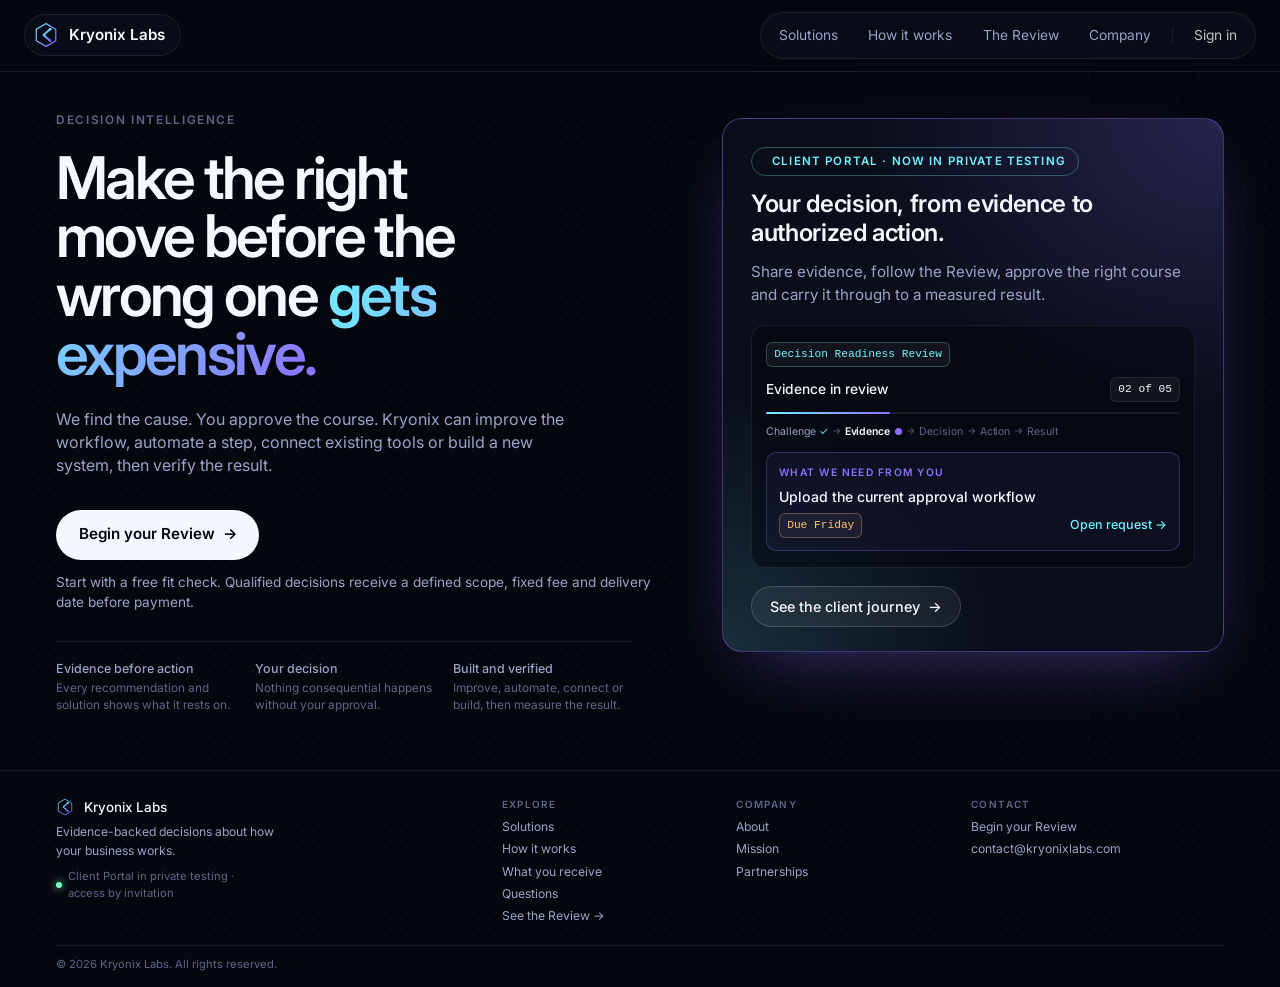
<file: index.html>
<!doctype html>
<html lang="en" class="no-js">
<head>
  <meta charset="utf-8">
  <meta name="viewport" content="width=device-width, initial-scale=1">
  <title>Kryonix Labs | Decision Intelligence</title>
  <meta name="description" content="Make the right move before the wrong one gets expensive. Kryonix Labs is a decision-intelligence company: evidence-backed decisions, verified outcomes.">
  <meta property="og:title" content="Kryonix Labs | Decision Intelligence">
  <meta property="og:description" content="Make the right move before the wrong one gets expensive. Kryonix Labs is a decision-intelligence company: evidence-backed decisions, verified outcomes.">
  <meta property="og:type" content="website">
  <meta property="og:url" content="https://kryonixlabs.com/">
  <link rel="canonical" href="https://kryonixlabs.com/">
  <meta name="theme-color" content="#05070E">
  <link rel="icon" href="brand/logo.svg" type="image/svg+xml">
  <link rel="preconnect" href="https://fonts.googleapis.com">
  <link href="https://fonts.googleapis.com/css2?family=Inter:wght@400;500;600;700&display=swap" rel="stylesheet">
  <link rel="stylesheet" href="site.css?v=25ec9e6b32">
  <script>document.documentElement.className = "js";</script>
</head>
<body>
  <a class="skip" href="#main">Skip to content</a>
  <header class="top">
    <a class="brand" href="index.html"><img src="brand/logo.svg" alt="" width="26" height="26">Kryonix Labs</a>
    <nav class="nav" aria-label="Main"><a href="solve.html">Solutions</a><a href="intelligence.html">How it works</a><a href="review.html">The Review</a><a href="company.html">Company</a><span class="nsep" aria-hidden="true"></span><a class="signin" href="/portal/" rel="nofollow">Sign in</a></nav>
  </header>
  <main id="main">
    <section class="screen"><div class="w">
      <div class="hero2">
        <div>
          <p class="k">Decision intelligence</p>
          <h1 class="display hero-h">Make the right move before the wrong one <span class="grad">gets expensive.</span></h1>
          <p class="say lead">We find the cause. You approve the course. Kryonix can improve the workflow, automate a step, connect existing tools or build a new system, then verify the result.</p>
          <div class="hero-cta"><a class="pill solid" href="contact.html">Begin your Review <span aria-hidden="true">→</span></a></div>
          <p class="hero-note">Start with a free fit check. Qualified decisions receive a defined scope, fixed fee and delivery date before payment.</p>
          <ul class="hero-pts"><li><b>Evidence before action</b>Every recommendation and solution shows what it rests on.</li><li><b>Your decision</b>Nothing consequential happens without your approval.</li><li><b>Built and verified</b>Improve, automate, connect or build, then measure the result.</li></ul>
        </div>
        <div class="solve">
          <a class="ad" href="review.html">
            <span class="ad-badge"><span class="live"></span>Client Portal · now in private testing</span>
            <b>Your decision, from evidence to authorized action.</b>
            <i>Share evidence, follow the Review, approve the right course and carry it through to a measured result.</i>
            <span class="pv" role="img" aria-label="Example Portal view: Decision Readiness Review, assessment in progress, stage 3 of 5. Current request: upload the current approval workflow, due Friday.">
              <span class="pv-row"><code class="pv-tag">Decision Readiness Review</code></span>
              <span class="pv-row pv-status"><span>Evidence in review</span><code>02 of 05</code></span>
              <span class="pv-line"><span class="pv-fill"></span></span>
              <span class="pv-steps"><span class="pv-done">Challenge <em>✓</em></span><span class="arr">→</span><span class="pv-now">Evidence <em class="dot"></em></span><span class="arr">→</span><span>Decision</span><span class="arr">→</span><span>Action</span><span class="arr">→</span><span>Result</span></span>
              <span class="pv-task"><span class="pv-k">What we need from you</span><span class="pv-t">Upload the current approval workflow</span><span class="pv-row"><code>Due Friday</code><span class="pv-open">Open request →</span></span></span>
            </span>
            <span class="ad-cta">See the client journey <span>→</span></span>
          </a>
        </div>
      </div>
    </div></section>
  </main>
  <footer>
    <div class="ftop">
      <div class="fbrand">
        <div class="fb"><img src="brand/logo.svg" alt="" width="22" height="22">Kryonix Labs</div>
        <p>Evidence-backed decisions about how your business works.</p>
        <p class="fnote"><span class="live"></span>Client Portal in private testing · access by invitation</p>
      </div>
      <div><h4>Explore</h4><a href="solve.html">Solutions</a><a href="intelligence.html">How it works</a><a href="review.html#receive">What you receive</a><a href="review.html#questions">Questions</a><a href="review.html">See the Review →</a></div>
      <div><h4>Company</h4><a href="company.html">About</a><a href="company.html#mission">Mission</a><a href="mailto:contact@kryonixlabs.com?subject=Partnership">Partnerships</a></div>
      <div><h4>Contact</h4><a href="contact.html">Begin your Review</a><a href="mailto:contact@kryonixlabs.com">contact@kryonixlabs.com</a></div>
    </div>
    <div class="fbottom"><span>© <span id="year"></span> Kryonix Labs. All rights reserved.</span></div>
  </footer>
  <script>
    document.getElementById('year').textContent = new Date().getFullYear();
    (function () {
      var reduce = window.matchMedia && window.matchMedia('(prefers-reduced-motion: reduce)').matches;
      var els = document.querySelectorAll('.reveal');
      if ('IntersectionObserver' in window && !reduce) {
        var io = new IntersectionObserver(function (entries) {
          entries.forEach(function (e) { if (e.isIntersecting) { e.target.classList.add('in'); io.unobserve(e.target); } });
        }, { threshold: 0.08, rootMargin: '0px 0px -40px 0px' });
        els.forEach(function (el) { io.observe(el); });
      } else { els.forEach(function (el) { el.classList.add('in'); }); }
    })();
  </script>
</body>
</html>
</file>
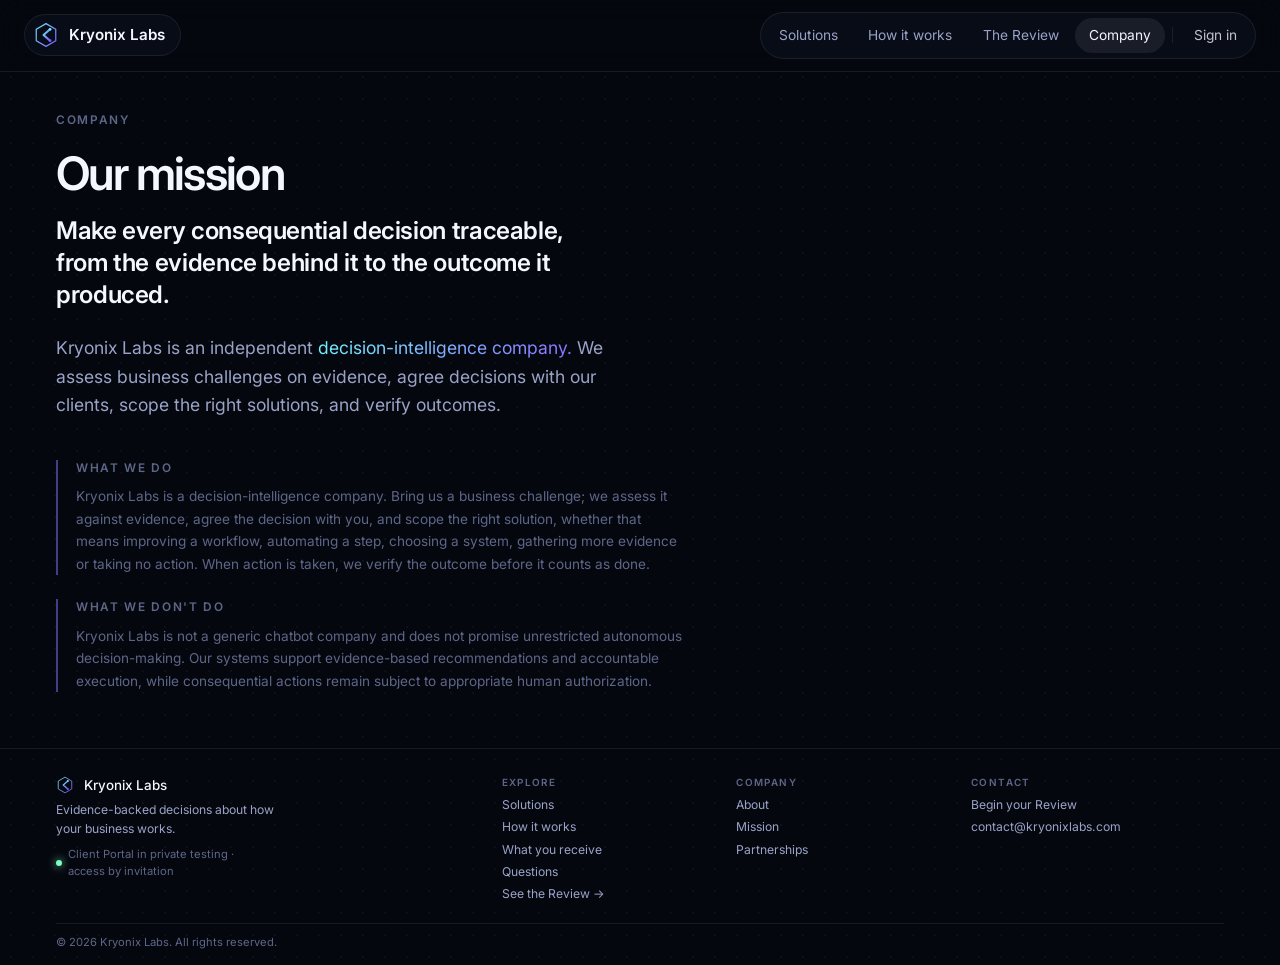
<file: company.html>
<!doctype html>
<html lang="en" class="no-js">
<head>
  <meta charset="utf-8">
  <meta name="viewport" content="width=device-width, initial-scale=1">
  <title>Company | Kryonix Labs</title>
  <meta name="description" content="Kryonix Labs is a decision-intelligence company. We help businesses understand operational and technology choices, decide what should happen next and check whether it worked.">
  <meta property="og:title" content="Company | Kryonix Labs">
  <meta property="og:description" content="Kryonix Labs is a decision-intelligence company. We help businesses understand operational and technology choices, decide what should happen next and check whether it worked.">
  <meta property="og:type" content="website">
  <meta property="og:url" content="https://kryonixlabs.com/company">
  <link rel="canonical" href="https://kryonixlabs.com/company">
  <meta name="theme-color" content="#05070E">
  <link rel="icon" href="brand/logo.svg" type="image/svg+xml">
  <link rel="preconnect" href="https://fonts.googleapis.com">
  <link href="https://fonts.googleapis.com/css2?family=Inter:wght@400;500;600;700&display=swap" rel="stylesheet">
  <link rel="stylesheet" href="site.css?v=25ec9e6b32">
  <script>document.documentElement.className = "js";</script>
</head>
<body>
  <a class="skip" href="#main">Skip to content</a>
  <header class="top">
    <a class="brand" href="index.html"><img src="brand/logo.svg" alt="" width="26" height="26">Kryonix Labs</a>
    <nav class="nav" aria-label="Main"><a href="solve.html">Solutions</a><a href="intelligence.html">How it works</a><a href="review.html">The Review</a><a href="company.html" aria-current="page">Company</a><span class="nsep" aria-hidden="true"></span><a class="signin" href="/portal/" rel="nofollow">Sign in</a></nav>
  </header>
  <main id="main">
    <section class="screen"><div class="w">
      <p class="k">Company</p>
      <h1 class="title" id="mission">Our mission</h1>
      <p class="mission">Make every consequential decision traceable, from the evidence behind it to the outcome it produced.</p>
      <p class="lede">Kryonix Labs is an independent <span class="grad">decision-intelligence company.</span> We assess business challenges on evidence, agree decisions with our clients, scope the right solutions, and verify outcomes.</p>
      <div class="boundary"><p class="k">What we do</p><p class="quiet">Kryonix Labs is a decision-intelligence company. Bring us a business challenge; we assess it against evidence, agree the decision with you, and scope the right solution, whether that means improving a workflow, automating a step, choosing a system, gathering more evidence or taking no action. When action is taken, we verify the outcome before it counts as done.</p></div>
      <div class="boundary"><p class="k">What we don't do</p><p class="quiet">Kryonix Labs is not a generic chatbot company and does not promise unrestricted autonomous decision-making. Our systems support evidence-based recommendations and accountable execution, while consequential actions remain subject to appropriate human authorization.</p></div>
    </div></section>
  </main>
  <footer>
    <div class="ftop">
      <div class="fbrand">
        <div class="fb"><img src="brand/logo.svg" alt="" width="22" height="22">Kryonix Labs</div>
        <p>Evidence-backed decisions about how your business works.</p>
        <p class="fnote"><span class="live"></span>Client Portal in private testing · access by invitation</p>
      </div>
      <div><h4>Explore</h4><a href="solve.html">Solutions</a><a href="intelligence.html">How it works</a><a href="review.html#receive">What you receive</a><a href="review.html#questions">Questions</a><a href="review.html">See the Review →</a></div>
      <div><h4>Company</h4><a href="company.html">About</a><a href="company.html#mission">Mission</a><a href="mailto:contact@kryonixlabs.com?subject=Partnership">Partnerships</a></div>
      <div><h4>Contact</h4><a href="contact.html">Begin your Review</a><a href="mailto:contact@kryonixlabs.com">contact@kryonixlabs.com</a></div>
    </div>
    <div class="fbottom"><span>© <span id="year"></span> Kryonix Labs. All rights reserved.</span></div>
  </footer>
  <script>
    document.getElementById('year').textContent = new Date().getFullYear();
    (function () {
      var reduce = window.matchMedia && window.matchMedia('(prefers-reduced-motion: reduce)').matches;
      var els = document.querySelectorAll('.reveal');
      if ('IntersectionObserver' in window && !reduce) {
        var io = new IntersectionObserver(function (entries) {
          entries.forEach(function (e) { if (e.isIntersecting) { e.target.classList.add('in'); io.unobserve(e.target); } });
        }, { threshold: 0.08, rootMargin: '0px 0px -40px 0px' });
        els.forEach(function (el) { io.observe(el); });
      } else { els.forEach(function (el) { el.classList.add('in'); }); }
    })();
  </script>
</body>
</html>
</file>
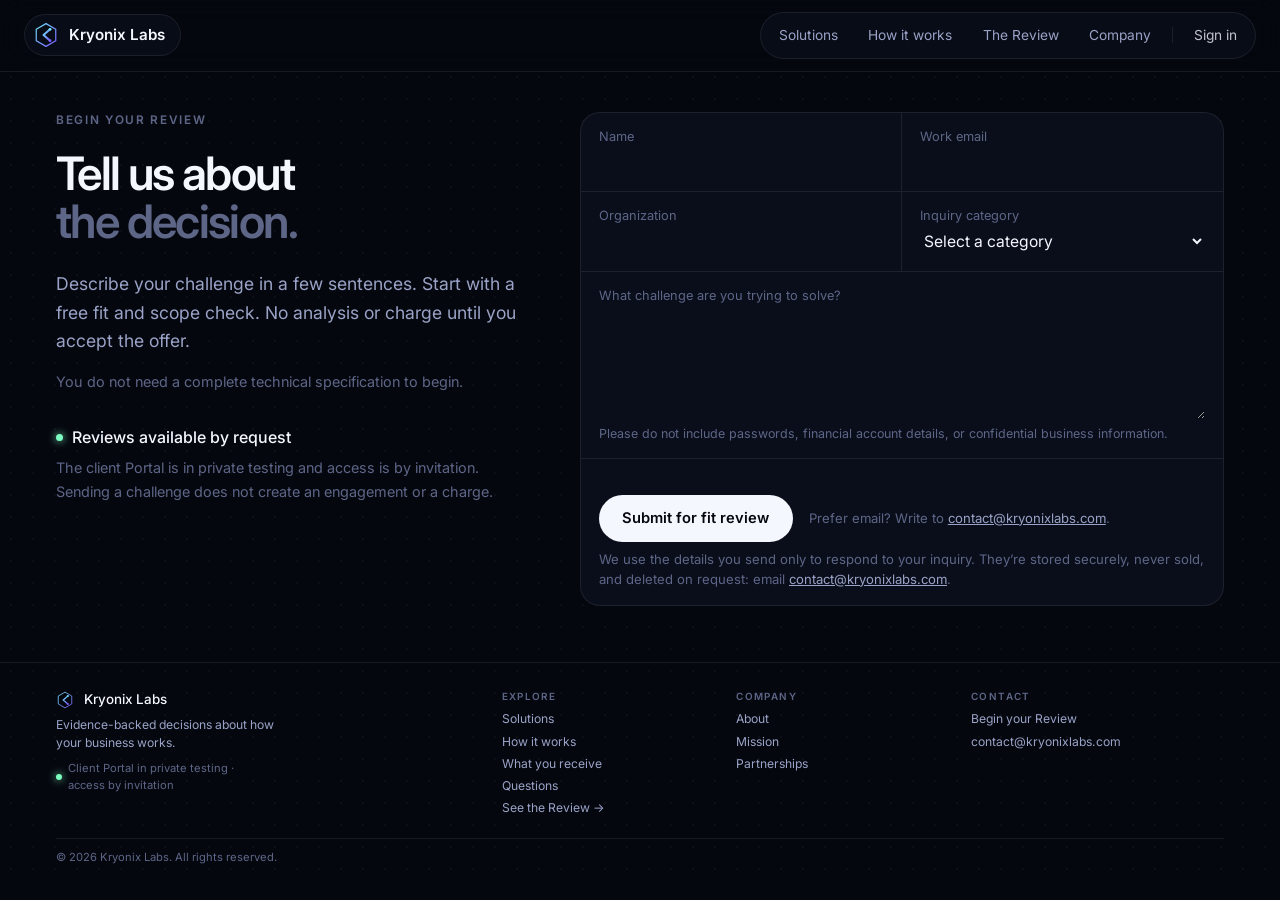
<file: contact.html>
<!doctype html>
<html lang="en" class="no-js">
<head>
  <meta charset="utf-8">
  <meta name="viewport" content="width=device-width, initial-scale=1">
  <title>Begin your Review | Kryonix Labs</title>
  <meta name="description" content="Tell us about the decision. Start with a free fit and scope check. No analysis or charge until you accept the offer.">
  <meta property="og:title" content="Begin your Review | Kryonix Labs">
  <meta property="og:description" content="Tell us about the decision. Start with a free fit and scope check. No analysis or charge until you accept the offer.">
  <meta property="og:type" content="website">
  <meta property="og:url" content="https://kryonixlabs.com/contact">
  <link rel="canonical" href="https://kryonixlabs.com/contact">
  <meta name="theme-color" content="#05070E">
  <link rel="icon" href="brand/logo.svg" type="image/svg+xml">
  <link rel="preconnect" href="https://fonts.googleapis.com">
  <link href="https://fonts.googleapis.com/css2?family=Inter:wght@400;500;600;700&display=swap" rel="stylesheet">
  <link rel="stylesheet" href="site.css?v=25ec9e6b32">
  <script>document.documentElement.className = "js";</script>
  <script src="https://challenges.cloudflare.com/turnstile/v0/api.js" async defer></script>
</head>
<body>
  <a class="skip" href="#main">Skip to content</a>
  <header class="top">
    <a class="brand" href="index.html"><img src="brand/logo.svg" alt="" width="26" height="26">Kryonix Labs</a>
    <nav class="nav" aria-label="Main"><a href="solve.html">Solutions</a><a href="intelligence.html">How it works</a><a href="review.html">The Review</a><a href="company.html">Company</a><span class="nsep" aria-hidden="true"></span><a class="signin" href="/portal/" rel="nofollow">Sign in</a></nav>
  </header>
  <main id="main">
    <section class="screen"><div class="w contact">
      <div>
        <p class="k">Begin your Review</p>
        <h1 class="title">Tell us about <span class="mute">the decision.</span></h1>
        <p class="lede">Describe your challenge in a few sentences. Start with a free fit and scope check. No analysis or charge until you accept the offer.</p>
        <p class="quiet" style="margin-top:14px">You do not need a complete technical specification to begin.</p>
        <p class="status" style="margin-top:32px"><i class="dot"></i>Reviews available by request</p>
        <p class="quiet">The client Portal is in private testing and access is by invitation. Sending a challenge does not create an engagement or a charge.</p>
      </div>
      <form class="inquiry" id="inquiry" data-endpoint="https://inquiry.kryonixlabs.com/inquiry" novalidate>
        <div class="field"><label for="f-name">Name</label><input id="f-name" name="name" autocomplete="name" required maxlength="120"></div>
        <div class="field"><label for="f-email">Work email</label><input id="f-email" name="email" type="email" autocomplete="email" required maxlength="200"></div>
        <div class="field"><label for="f-org">Organization</label><input id="f-org" name="organization" autocomplete="organization" required maxlength="160"></div>
        <div class="field"><label for="f-cat">Inquiry category</label>
          <select id="f-cat" name="category" required>
            <option value="">Select a category</option>
            <option value="Enterprise decision intelligence">Decision Readiness Review / business challenge</option>
            <option>Partnership</option>
            <option>Research collaboration</option>
            <option>Investor relations</option>
            <option>Other</option>
          </select></div>
        <div class="field field-wide"><label for="f-msg">What challenge are you trying to solve?</label><textarea id="f-msg" name="challenge" rows="4" required maxlength="2000"></textarea><span class="hint">Please do not include passwords, financial account details, or confidential business information.</span></div>
        <div class="hp" aria-hidden="true"><label for="f-web">Website</label><input id="f-web" name="website" tabindex="-1" autocomplete="off"></div>
        <div class="field-wide cf-turnstile" data-sitekey="0x4AAAAAAFgZSBF7W64GXmmj" data-theme="dark" data-response-field="false"></div>
        <div class="field-wide form-foot">
          <button class="pill solid" type="submit">Submit for fit review</button>
          <p class="fine" id="inquiry-status" role="status" aria-live="polite">Prefer email? Write to <a href="mailto:contact@kryonixlabs.com">contact@kryonixlabs.com</a>.</p>
        </div>
        <p class="fine field-wide privacy">We use the details you send only to respond to your inquiry. They’re stored securely, never sold, and deleted on request: email <a href="mailto:contact@kryonixlabs.com">contact@kryonixlabs.com</a>.</p>
      </form>
    </div></section>
  </main>
  <footer>
    <div class="ftop">
      <div class="fbrand">
        <div class="fb"><img src="brand/logo.svg" alt="" width="22" height="22">Kryonix Labs</div>
        <p>Evidence-backed decisions about how your business works.</p>
        <p class="fnote"><span class="live"></span>Client Portal in private testing · access by invitation</p>
      </div>
      <div><h4>Explore</h4><a href="solve.html">Solutions</a><a href="intelligence.html">How it works</a><a href="review.html#receive">What you receive</a><a href="review.html#questions">Questions</a><a href="review.html">See the Review →</a></div>
      <div><h4>Company</h4><a href="company.html">About</a><a href="company.html#mission">Mission</a><a href="mailto:contact@kryonixlabs.com?subject=Partnership">Partnerships</a></div>
      <div><h4>Contact</h4><a href="contact.html">Begin your Review</a><a href="mailto:contact@kryonixlabs.com">contact@kryonixlabs.com</a></div>
    </div>
    <div class="fbottom"><span>© <span id="year"></span> Kryonix Labs. All rights reserved.</span></div>
  </footer>
  <script>
    document.getElementById('year').textContent = new Date().getFullYear();
    (function () {
      var reduce = window.matchMedia && window.matchMedia('(prefers-reduced-motion: reduce)').matches;
      var els = document.querySelectorAll('.reveal');
      if ('IntersectionObserver' in window && !reduce) {
        var io = new IntersectionObserver(function (entries) {
          entries.forEach(function (e) { if (e.isIntersecting) { e.target.classList.add('in'); io.unobserve(e.target); } });
        }, { threshold: 0.08, rootMargin: '0px 0px -40px 0px' });
        els.forEach(function (el) { io.observe(el); });
      } else { els.forEach(function (el) { el.classList.add('in'); }); }
    })();
  </script>
  <script>
    (function () {
      var form = document.getElementById('inquiry');
      if (!form) return;
      var button = form.querySelector('button[type="submit"]');
      var status = document.getElementById('inquiry-status');
      var fallback = ' Please email <a href="mailto:contact@kryonixlabs.com">contact@kryonixlabs.com</a> instead.';
      if (!form.dataset.endpoint) { button.disabled = true; return; }
      function say(html) { status.innerHTML = html; }
      form.addEventListener('submit', function (e) {
        e.preventDefault();
        if (!form.checkValidity()) { form.reportValidity(); return; }
        var token = window.turnstile ? window.turnstile.getResponse() : '';
        if (!token) { say('Please complete the verification check above.'); return; }
        var data = new FormData(form);
        var payload = { turnstileToken: token };
        ['name', 'email', 'organization', 'category', 'challenge', 'website'].forEach(function (k) { payload[k] = data.get(k) || ''; });
        button.disabled = true;
        say('Sending…');
        fetch(form.dataset.endpoint, { method: 'POST', headers: { 'content-type': 'application/json' }, body: JSON.stringify(payload) })
          .then(function (res) { return res.json().then(function (body) { return { ok: res.ok && body.ok, body: body }; }); })
          .then(function (r) {
            if (r.ok) { form.reset(); say('Thank you. Your inquiry has been received. We may contact you about next steps.'); return; }
            if (r.body && r.body.error === 'invalid_fields') say('Please check the highlighted details and try again.');
            else say('We couldn’t send your inquiry.' + fallback);
            button.disabled = false;
          })
          .catch(function () { say('We couldn’t send your inquiry.' + fallback); button.disabled = false; })
          .finally(function () { if (window.turnstile) window.turnstile.reset(); });
      });
    })();
  </script>
</body>
</html>
</file>
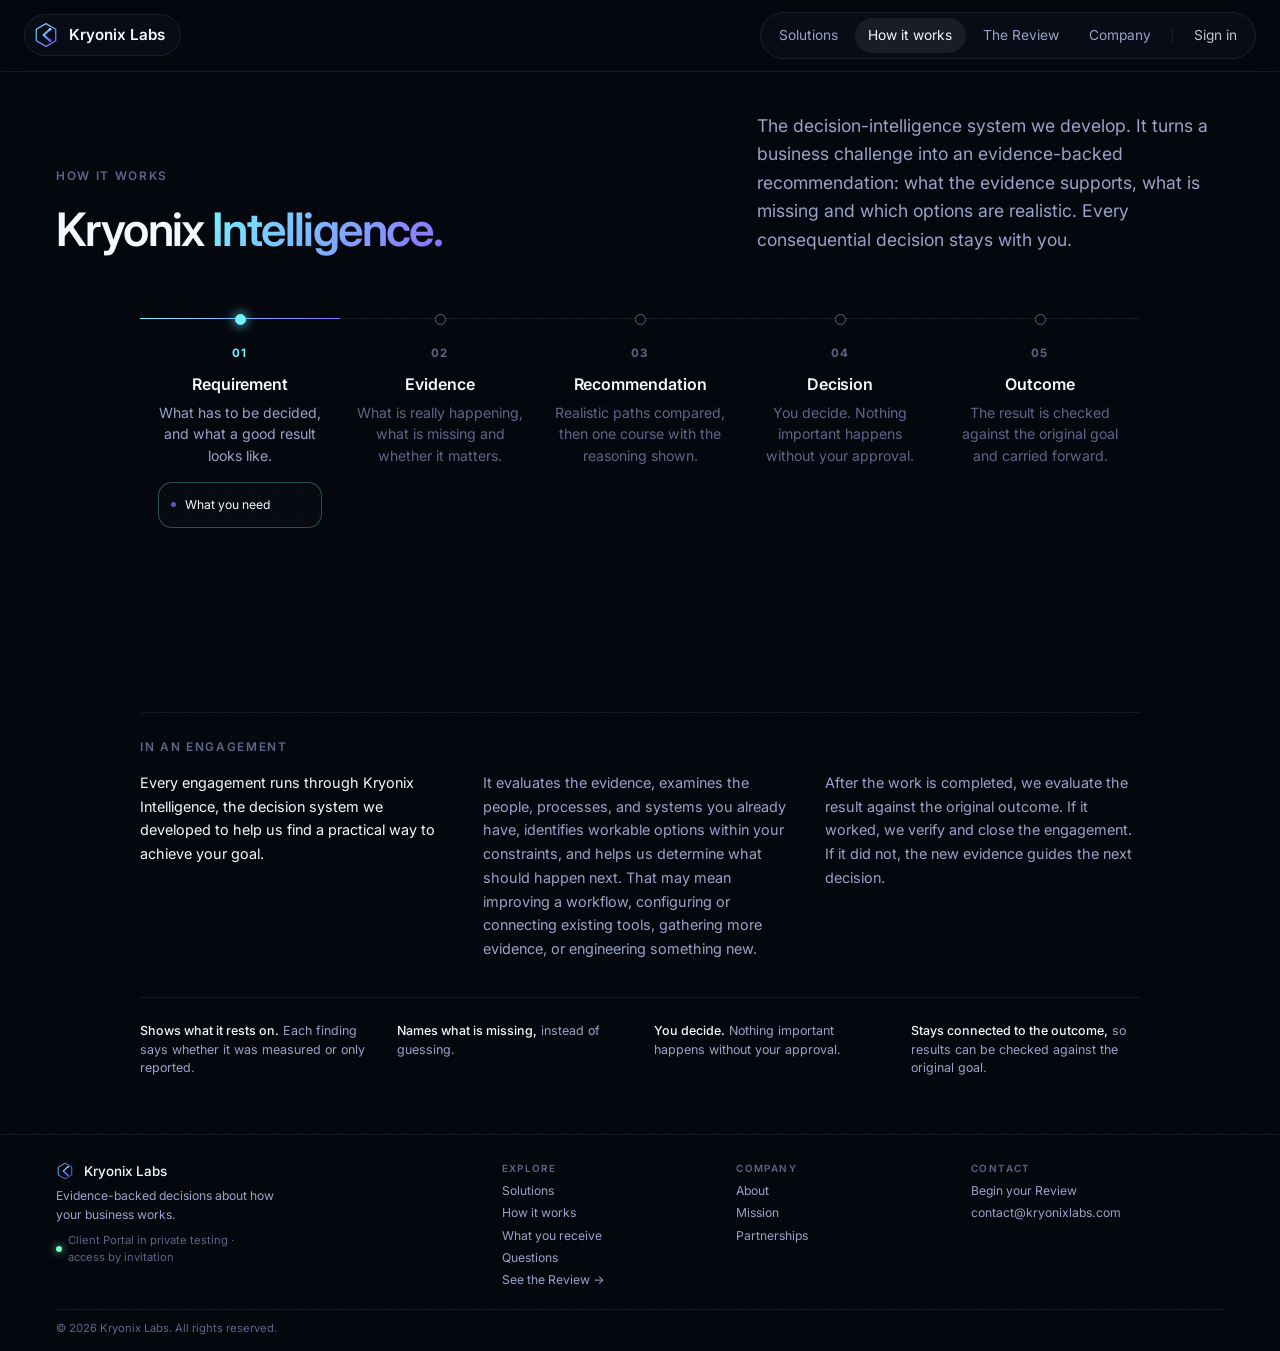
<file: intelligence.html>
<!doctype html>
<html lang="en" class="no-js">
<head>
  <meta charset="utf-8">
  <meta name="viewport" content="width=device-width, initial-scale=1">
  <title>Kryonix Intelligence | Kryonix Labs</title>
  <meta name="description" content="Every Kryonix Labs engagement runs through Kryonix Intelligence, the decision system we developed to find a practical way to achieve your goal and verify the result.">
  <meta property="og:title" content="Kryonix Intelligence | Kryonix Labs">
  <meta property="og:description" content="Every Kryonix Labs engagement runs through Kryonix Intelligence, the decision system we developed to find a practical way to achieve your goal and verify the result.">
  <meta property="og:type" content="website">
  <meta property="og:url" content="https://kryonixlabs.com/intelligence">
  <link rel="canonical" href="https://kryonixlabs.com/intelligence">
  <meta name="theme-color" content="#05070E">
  <link rel="icon" href="brand/logo.svg" type="image/svg+xml">
  <link rel="preconnect" href="https://fonts.googleapis.com">
  <link href="https://fonts.googleapis.com/css2?family=Inter:wght@400;500;600;700&display=swap" rel="stylesheet">
  <link rel="stylesheet" href="site.css?v=25ec9e6b32">
  <script>document.documentElement.className = "js";</script>
</head>
<body>
  <a class="skip" href="#main">Skip to content</a>
  <header class="top">
    <a class="brand" href="index.html"><img src="brand/logo.svg" alt="" width="26" height="26">Kryonix Labs</a>
    <nav class="nav" aria-label="Main"><a href="solve.html">Solutions</a><a href="intelligence.html" aria-current="page">How it works</a><a href="review.html">The Review</a><a href="company.html">Company</a><span class="nsep" aria-hidden="true"></span><a class="signin" href="/portal/" rel="nofollow">Sign in</a></nav>
  </header>
  <main id="main">
    <section class="screen"><div class="w">
      <div class="rhead">
        <div><p class="k">How it works</p><h1 class="title">Kryonix <span class="grad">Intelligence.</span></h1></div>
        <div><p class="lede" style="margin:0">The decision-intelligence system we develop. It turns a business challenge into an evidence-backed recommendation: what the evidence supports, what is missing and which options are realistic. Every consequential decision stays with you.</p></div>
      </div>
      <ol class="flow ki-flow" id="flow"><span class="flow-bar" aria-hidden="true"></span><li><span class="n">01</span><h3>Requirement</h3><p>What has to be decided, and what a good result looks like.</p><span class="sub"><em>What you need</em></span></li><li><span class="n">02</span><h3>Evidence</h3><p>What is really happening, what is missing and whether it matters.</p><span class="sub"><em>What the evidence shows</em><em>What's happening today</em><em>What's missing</em><em>Why it matters</em></span></li><li><span class="n">03</span><h3>Recommendation</h3><p>Realistic paths compared, then one course with the reasoning shown.</p><span class="sub"><em>Realistic options</em><em>Our recommendation</em></span></li><li><span class="n">04</span><h3>Decision</h3><p>You decide. Nothing important happens without your approval.</p><span class="sub"><em>Your decision</em><em>Your approval</em><em>Approved action</em></span></li><li><span class="n">05</span><h3>Outcome</h3><p>The result is checked against the original goal and carried forward.</p><span class="sub"><em>Checked result</em><em>Outcome</em><em>Recorded for next time</em></span></li></ol>
      <div class="ki-eng"><p class="k">In an engagement</p><div class="ki-eng-cols"><p>Every engagement runs through Kryonix Intelligence, the decision system we developed to help us find a practical way to achieve your goal.</p><p>It evaluates the evidence, examines the people, processes, and systems you already have, identifies workable options within your constraints, and helps us determine what should happen next. That may mean improving a workflow, configuring or connecting existing tools, gathering more evidence, or engineering something new.</p><p>After the work is completed, we evaluate the result against the original outcome. If it worked, we verify and close the engagement. If it did not, the new evidence guides the next decision.</p></div></div>
      <div class="quad ki-quad">
        <p><b>Shows what it rests on.</b> Each finding says whether it was measured or only reported.</p>
        <p><b>Names what is missing,</b> instead of guessing.</p>
        <p><b>You decide.</b> Nothing important happens without your approval.</p>
        <p><b>Stays connected to the outcome,</b> so results can be checked against the original goal.</p>
      </div>
    </div></section>
  </main>
  <footer>
    <div class="ftop">
      <div class="fbrand">
        <div class="fb"><img src="brand/logo.svg" alt="" width="22" height="22">Kryonix Labs</div>
        <p>Evidence-backed decisions about how your business works.</p>
        <p class="fnote"><span class="live"></span>Client Portal in private testing · access by invitation</p>
      </div>
      <div><h4>Explore</h4><a href="solve.html">Solutions</a><a href="intelligence.html">How it works</a><a href="review.html#receive">What you receive</a><a href="review.html#questions">Questions</a><a href="review.html">See the Review →</a></div>
      <div><h4>Company</h4><a href="company.html">About</a><a href="company.html#mission">Mission</a><a href="mailto:contact@kryonixlabs.com?subject=Partnership">Partnerships</a></div>
      <div><h4>Contact</h4><a href="contact.html">Begin your Review</a><a href="mailto:contact@kryonixlabs.com">contact@kryonixlabs.com</a></div>
    </div>
    <div class="fbottom"><span>© <span id="year"></span> Kryonix Labs. All rights reserved.</span></div>
  </footer>
  <script>
    document.getElementById('year').textContent = new Date().getFullYear();
    (function () {
      var reduce = window.matchMedia && window.matchMedia('(prefers-reduced-motion: reduce)').matches;
      var els = document.querySelectorAll('.reveal');
      if ('IntersectionObserver' in window && !reduce) {
        var io = new IntersectionObserver(function (entries) {
          entries.forEach(function (e) { if (e.isIntersecting) { e.target.classList.add('in'); io.unobserve(e.target); } });
        }, { threshold: 0.08, rootMargin: '0px 0px -40px 0px' });
        els.forEach(function (el) { io.observe(el); });
      } else { els.forEach(function (el) { el.classList.add('in'); }); }
    })();
  </script>
  <script>
    (function () {
      var items = document.querySelectorAll('#flow li'), bar = document.querySelector('.flow-bar');
      var reduce = window.matchMedia && window.matchMedia('(prefers-reduced-motion: reduce)').matches;
      if (reduce || !items.length) { items.forEach(function (li) { li.classList.add('on'); }); if (bar) bar.style.width = '100%'; return; }
      var n = 1;
      function paint() { items.forEach(function (li, k) { li.classList.toggle('on', k < n); }); if (bar) bar.style.width = (n / items.length * 100) + '%'; }
      paint();
      setInterval(function () { n = n >= items.length ? 1 : n + 1; paint(); }, 2600);
    })();
  </script>
</body>
</html>
</file>
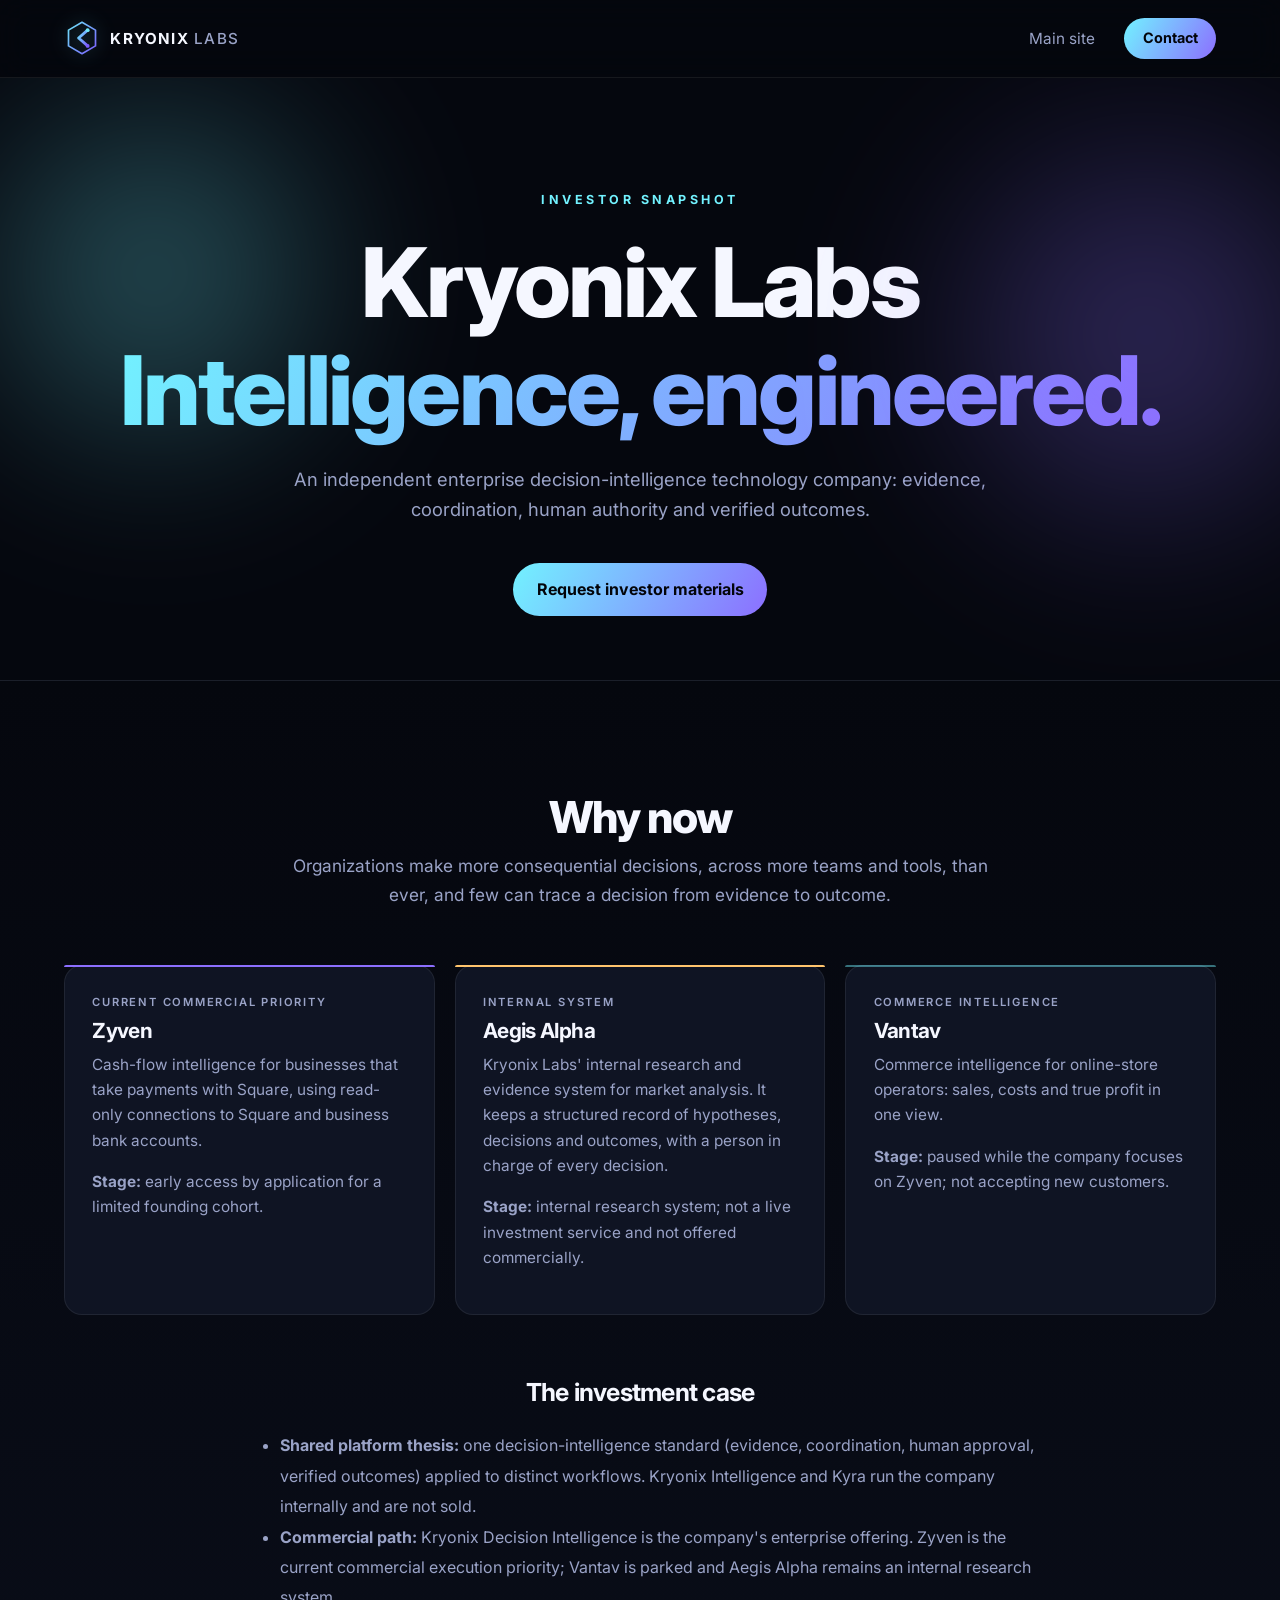
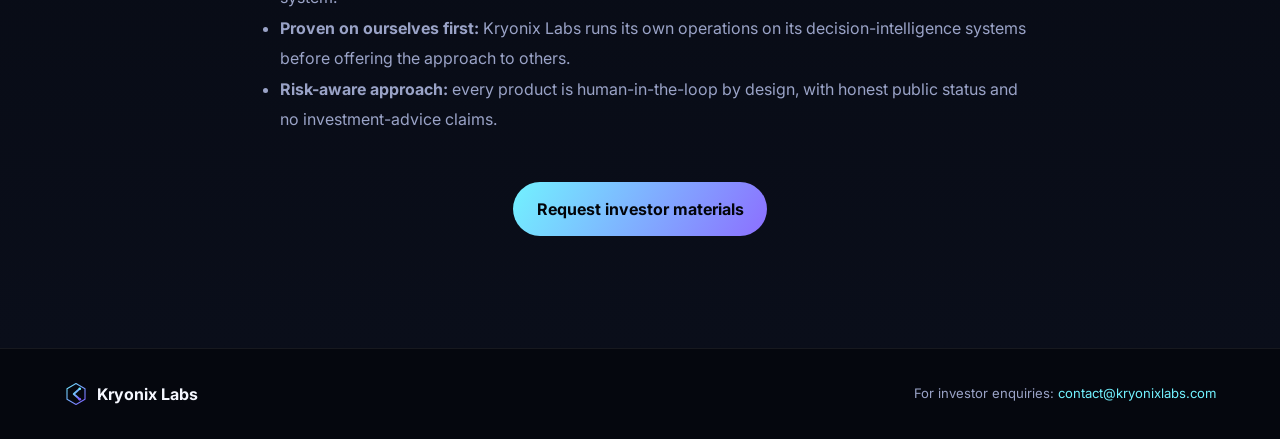
<file: investor.html>
<!doctype html>
<html lang="en">
<head>
  <meta charset="utf-8">
  <meta name="viewport" content="width=device-width, initial-scale=1">
  <title>Kryonix Labs | Investor One-Pager</title>
  <link rel="icon" href="brand/logo.svg" type="image/svg+xml">
  <link href="https://fonts.googleapis.com/css2?family=Inter:wght@400;500;600;700;800&display=swap" rel="stylesheet">
  <link rel="stylesheet" href="styles.css">
</head>
<body>
  <header class="nav">
    <a class="brand" href="index.html">
      <img src="brand/logo.svg" alt="" width="36" height="36">
      <span>Kryonix <em>Labs</em></span>
    </a>
    <nav>
      <a href="index.html">Main site</a>
      <a class="btn btn-sm" href="mailto:contact@kryonixlabs.com">Contact</a>
    </nav>
  </header>

  <main>
    <section class="hero" style="padding: 7rem 1.5rem 4rem;">
      <p class="eyebrow">Investor snapshot</p>
      <h1>Kryonix Labs<br><span class="grad">Intelligence, engineered.</span></h1>
      <p class="lede">An independent enterprise decision-intelligence technology company: evidence, coordination, human authority and verified outcomes.</p>
      <div class="cta">
        <a class="btn" href="mailto:contact@kryonixlabs.com?subject=Kryonix%20Labs%20investor%20materials">Request investor materials</a>
      </div>
    </section>

    <section class="products" id="investor">
      <h2>Why now</h2>
      <p class="sub">Organizations make more consequential decisions, across more teams and tools, than ever, and few can trace a decision from evidence to outcome.</p>

      <div class="grid">
        <article class="card card-zyven">
          <span class="tag">Current commercial priority</span>
          <h3>Zyven</h3>
          <p>Cash-flow intelligence for businesses that take payments with Square, using read-only connections to Square and business bank accounts.</p>
          <p><strong>Stage:</strong> early access by application for a limited founding cohort.</p>
        </article>

        <article class="card card-aegis">
          <span class="tag">Internal system</span>
          <h3>Aegis Alpha</h3>
          <p>Kryonix Labs' internal research and evidence system for market analysis. It keeps a structured record of hypotheses, decisions and outcomes, with a person in charge of every decision.</p>
          <p><strong>Stage:</strong> internal research system; not a live investment service and not offered commercially.</p>
        </article>

        <article class="card card-vantav">
          <span class="tag">Commerce intelligence</span>
          <h3>Vantav</h3>
          <p>Commerce intelligence for online-store operators: sales, costs and true profit in one view.</p>
          <p><strong>Stage:</strong> paused while the company focuses on Zyven; not accepting new customers.</p>
        </article>
      </div>

      <div style="max-width: 50rem; margin: 4rem auto 0; text-align:left;">
        <h3 style="text-align:center; margin-bottom:1.5rem;">The investment case</h3>
        <ul style="color:var(--muted); line-height:1.9;">
          <li><strong>Shared platform thesis:</strong> one decision-intelligence standard (evidence, coordination, human approval, verified outcomes) applied to distinct workflows. Kryonix Intelligence and Kyra run the company internally and are not sold.</li>
          <li><strong>Commercial path:</strong> Kryonix Decision Intelligence is the company's enterprise offering. Zyven is the current commercial execution priority; Vantav is parked and Aegis Alpha remains an internal research system.</li>
          <li><strong>Proven on ourselves first:</strong> Kryonix Labs runs its own operations on its decision-intelligence systems before offering the approach to others.</li>
          <li><strong>Risk-aware approach:</strong> every product is human-in-the-loop by design, with honest public status and no investment-advice claims.</li>
        </ul>
      </div>

      <div style="text-align:center; margin-top:3rem;">
        <a class="btn" href="mailto:contact@kryonixlabs.com?subject=Kryonix%20Labs%20investor%20materials">Request investor materials</a>
      </div>
    </section>
  </main>

  <footer>
    <div class="foot-brand">
      <img src="brand/logo.svg" alt="" width="24" height="24">
      <span>Kryonix Labs</span>
    </div>
    <p class="fine">For investor enquiries: <a href="mailto:contact@kryonixlabs.com">contact@kryonixlabs.com</a></p>
  </footer>
</body>
</html>
</file>
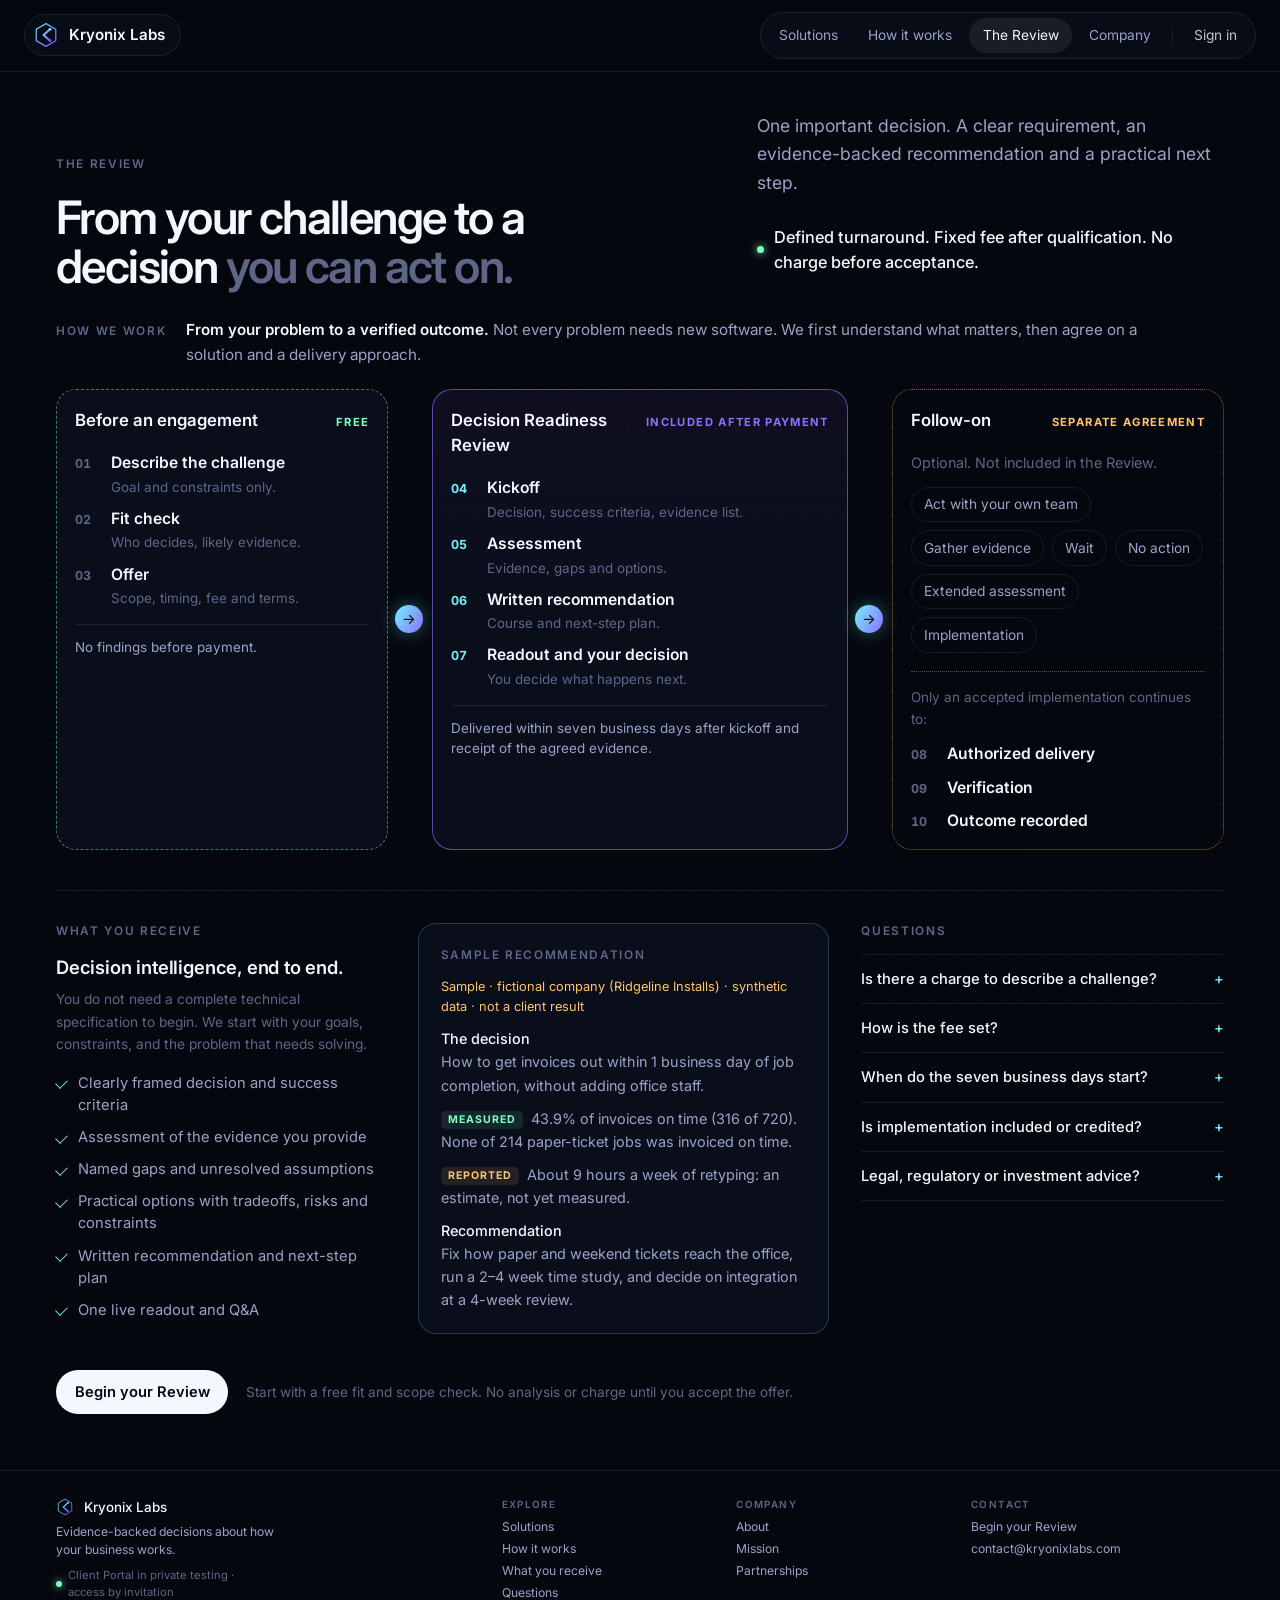
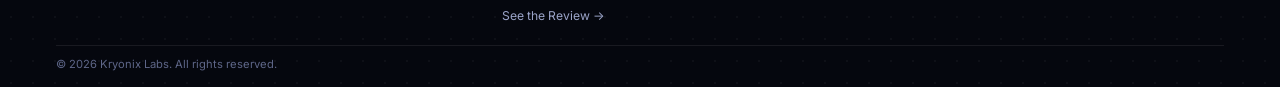
<file: review.html>
<!doctype html>
<html lang="en" class="no-js">
<head>
  <meta charset="utf-8">
  <meta name="viewport" content="width=device-width, initial-scale=1">
  <title>The Decision Readiness Review | Kryonix Labs</title>
  <meta name="description" content="From your challenge to a decision you can act on: what happens before, during and, only if separately agreed, after a Decision Readiness Review.">
  <meta property="og:title" content="The Decision Readiness Review | Kryonix Labs">
  <meta property="og:description" content="From your challenge to a decision you can act on: what happens before, during and, only if separately agreed, after a Decision Readiness Review.">
  <meta property="og:type" content="website">
  <meta property="og:url" content="https://kryonixlabs.com/review">
  <link rel="canonical" href="https://kryonixlabs.com/review">
  <meta name="theme-color" content="#05070E">
  <link rel="icon" href="brand/logo.svg" type="image/svg+xml">
  <link rel="preconnect" href="https://fonts.googleapis.com">
  <link href="https://fonts.googleapis.com/css2?family=Inter:wght@400;500;600;700&display=swap" rel="stylesheet">
  <link rel="stylesheet" href="site.css?v=25ec9e6b32">
  <script>document.documentElement.className = "js";</script>
</head>
<body>
  <a class="skip" href="#main">Skip to content</a>
  <header class="top">
    <a class="brand" href="index.html"><img src="brand/logo.svg" alt="" width="26" height="26">Kryonix Labs</a>
    <nav class="nav" aria-label="Main"><a href="solve.html">Solutions</a><a href="intelligence.html">How it works</a><a href="review.html" aria-current="page">The Review</a><a href="company.html">Company</a><span class="nsep" aria-hidden="true"></span><a class="signin" href="/portal/" rel="nofollow">Sign in</a></nav>
  </header>
  <main id="main">
    <section class="screen"><div class="w">
      <div class="rhead">
        <div><p class="k">The Review</p><h1 class="title">From your challenge to a decision <span class="mute">you can act on.</span></h1></div>
        <div><p class="lede" style="margin:0">One important decision. A clear requirement, an evidence-backed recommendation and a practical next step.</p>
        <p class="note"><i class="dot"></i>Defined turnaround. Fixed fee after qualification. No charge before acceptance.</p></div>
      </div>
      <div class="jhead"><p class="k">How we work</p><p><b>From your problem to a verified outcome.</b> Not every problem needs new software. We first understand what matters, then agree on a solution and a delivery approach.</p></div>
      <div class="journey">
        <div class="phase free"><div class="ph"><h3>Before an engagement</h3><span>Free</span></div>
          <ol class="steps">
            <li><span class="n">01</span><div><b>Describe the challenge</b><p>Goal and constraints only.</p></div></li>
            <li><span class="n">02</span><div><b>Fit check</b><p>Who decides, likely evidence.</p></div></li>
            <li><span class="n">03</span><div><b>Offer</b><p>Scope, timing, fee and terms.</p></div></li>
          </ol>
          <p class="done">No findings before payment.</p></div>
        <div class="phase inc"><div class="ph"><h3>Decision Readiness Review</h3><span>Included after payment</span></div>
          <ol class="steps">
            <li><span class="n">04</span><div><b>Kickoff</b><p>Decision, success criteria, evidence list.</p></div></li>
            <li><span class="n">05</span><div><b>Assessment</b><p>Evidence, gaps and options.</p></div></li>
            <li><span class="n">06</span><div><b>Written recommendation</b><p>Course and next-step plan.</p></div></li>
            <li><span class="n">07</span><div><b>Readout and your decision</b><p>You decide what happens next.</p></div></li>
          </ol>
          <p class="done">Delivered within seven business days after kickoff and receipt of the agreed evidence.</p></div>
        <div class="phase opt"><div class="ph"><h3>Follow-on</h3><span>Separate agreement</span></div>
          <p class="quiet" style="margin-bottom:12px">Optional. Not included in the Review.</p>
          <div class="branch"><span>Act with your own team</span><span>Gather evidence</span><span>Wait</span><span>No action</span><span>Extended assessment</span><span>Implementation</span></div>
          <div class="chain"><p class="quiet">Only an accepted implementation continues to:</p>
          <ol class="steps"><li><span class="n">08</span><div><b>Authorized delivery</b></div></li><li><span class="n">09</span><div><b>Verification</b></div></li><li><span class="n">10</span><div><b>Outcome recorded</b></div></li></ol></div></div>
      </div>
      <div class="rv-detail">
        <div class="rv-inc" id="receive"><p class="k">What you receive</p><h3 class="rv-h">Decision intelligence, end to end.</h3><p class="quiet rv-sub">You do not need a complete technical specification to begin. We start with your goals, constraints, and the problem that needs solving.</p><ul class="ticks"><li>Clearly framed decision and success criteria</li><li>Assessment of the evidence you provide</li><li>Named gaps and unresolved assumptions</li><li>Practical options with tradeoffs, risks and constraints</li><li>Written recommendation and next-step plan</li><li>One live readout and Q&amp;A</li></ul></div>
        <div class="rv-sample"><p class="k">Sample recommendation</p>
          <p class="flag">Sample · fictional company (Ridgeline Installs) · synthetic data · not a client result</p>
          <p><b class="q">The decision</b> How to get invoices out within 1 business day of job completion, without adding office staff.</p>
          <p><span class="basis bm">Measured</span>43.9% of invoices on time (316 of 720). None of 214 paper-ticket jobs was invoiced on time.</p>
          <p><span class="basis br">Reported</span>About 9 hours a week of retyping: an estimate, not yet measured.</p>
          <p><b class="q">Recommendation</b> Fix how paper and weekend tickets reach the office, run a 2–4 week time study, and decide on integration at a 4-week review.</p>
        </div>
        <div class="rv-faq" id="questions"><p class="k">Questions</p><div class="acc"><details><summary>Is there a charge to describe a challenge?</summary><p>No. Before payment we only confirm the challenge, fit, who decides and the likely evidence; no findings, analysis or option comparisons.</p></details><details><summary>How is the fee set?</summary><p>It is fixed, and confirmed after qualification. You see the full scope, timeline and fee before you accept or pay.</p></details><details><summary>When do the seven business days start?</summary><p>After kickoff and receipt of the agreed evidence. If evidence arrives later, the date moves with it.</p></details><details><summary>Is implementation included or credited?</summary><p>No. The Review is a complete, standalone deliverable. Extended assessment and implementation are optional and separately contracted, and the fee is not automatically credited.</p></details><details><summary>Legal, regulatory or investment advice?</summary><p>No. Jurisdiction-specific legal or regulatory conclusions need a specialist, and nothing we provide is investment advice.</p></details></div></div>
      </div>
      <div class="acts endcta"><a class="pill solid" href="contact.html">Begin your Review</a><p class="quiet">Start with a free fit and scope check. No analysis or charge until you accept the offer.</p></div>
    </div></section>
  </main>
  <footer>
    <div class="ftop">
      <div class="fbrand">
        <div class="fb"><img src="brand/logo.svg" alt="" width="22" height="22">Kryonix Labs</div>
        <p>Evidence-backed decisions about how your business works.</p>
        <p class="fnote"><span class="live"></span>Client Portal in private testing · access by invitation</p>
      </div>
      <div><h4>Explore</h4><a href="solve.html">Solutions</a><a href="intelligence.html">How it works</a><a href="review.html#receive">What you receive</a><a href="review.html#questions">Questions</a><a href="review.html">See the Review →</a></div>
      <div><h4>Company</h4><a href="company.html">About</a><a href="company.html#mission">Mission</a><a href="mailto:contact@kryonixlabs.com?subject=Partnership">Partnerships</a></div>
      <div><h4>Contact</h4><a href="contact.html">Begin your Review</a><a href="mailto:contact@kryonixlabs.com">contact@kryonixlabs.com</a></div>
    </div>
    <div class="fbottom"><span>© <span id="year"></span> Kryonix Labs. All rights reserved.</span></div>
  </footer>
  <script>
    document.getElementById('year').textContent = new Date().getFullYear();
    (function () {
      var reduce = window.matchMedia && window.matchMedia('(prefers-reduced-motion: reduce)').matches;
      var els = document.querySelectorAll('.reveal');
      if ('IntersectionObserver' in window && !reduce) {
        var io = new IntersectionObserver(function (entries) {
          entries.forEach(function (e) { if (e.isIntersecting) { e.target.classList.add('in'); io.unobserve(e.target); } });
        }, { threshold: 0.08, rootMargin: '0px 0px -40px 0px' });
        els.forEach(function (el) { io.observe(el); });
      } else { els.forEach(function (el) { el.classList.add('in'); }); }
    })();
  </script>
</body>
</html>
</file>
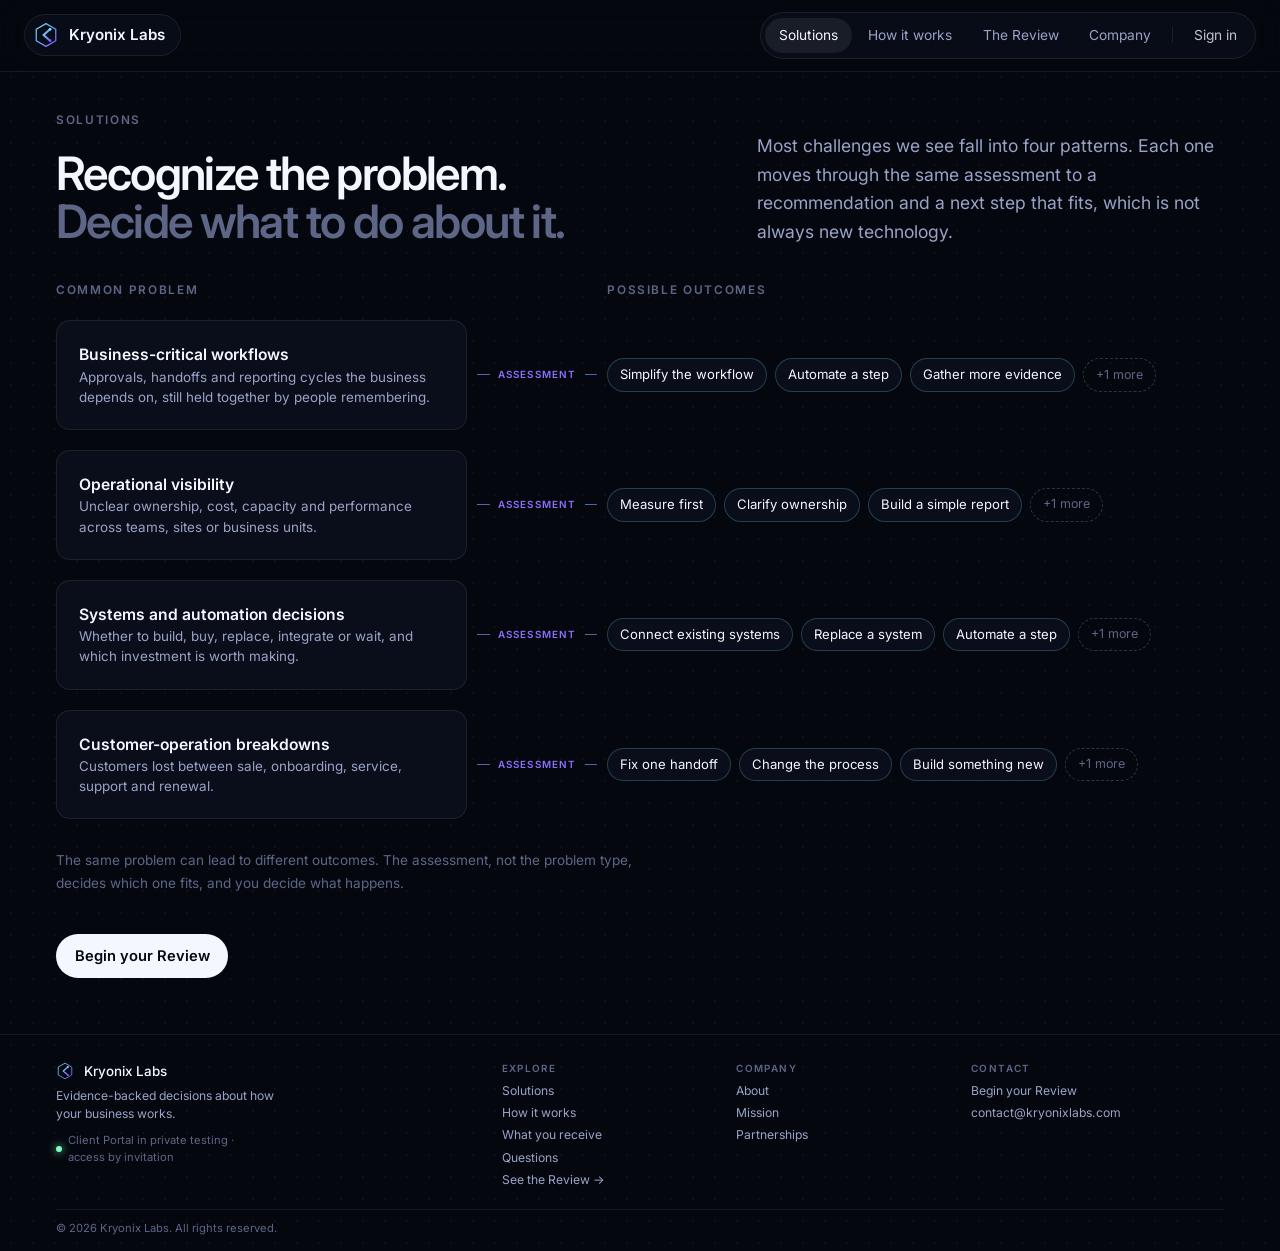
<file: solve.html>
<!doctype html>
<html lang="en" class="no-js">
<head>
  <meta charset="utf-8">
  <meta name="viewport" content="width=device-width, initial-scale=1">
  <title>Solutions | Kryonix Labs</title>
  <meta name="description" content="Business-critical workflows, operational visibility, systems and automation decisions, and customer-operation breakdowns: how Kryonix Labs turns them into an evidence-backed decision and the right next step.">
  <meta property="og:title" content="Solutions | Kryonix Labs">
  <meta property="og:description" content="Business-critical workflows, operational visibility, systems and automation decisions, and customer-operation breakdowns: how Kryonix Labs turns them into an evidence-backed decision and the right next step.">
  <meta property="og:type" content="website">
  <meta property="og:url" content="https://kryonixlabs.com/solve">
  <link rel="canonical" href="https://kryonixlabs.com/solve">
  <meta name="theme-color" content="#05070E">
  <link rel="icon" href="brand/logo.svg" type="image/svg+xml">
  <link rel="preconnect" href="https://fonts.googleapis.com">
  <link href="https://fonts.googleapis.com/css2?family=Inter:wght@400;500;600;700&display=swap" rel="stylesheet">
  <link rel="stylesheet" href="site.css?v=25ec9e6b32">
  <script>document.documentElement.className = "js";</script>
</head>
<body>
  <a class="skip" href="#main">Skip to content</a>
  <header class="top">
    <a class="brand" href="index.html"><img src="brand/logo.svg" alt="" width="26" height="26">Kryonix Labs</a>
    <nav class="nav" aria-label="Main"><a href="solve.html" aria-current="page">Solutions</a><a href="intelligence.html">How it works</a><a href="review.html">The Review</a><a href="company.html">Company</a><span class="nsep" aria-hidden="true"></span><a class="signin" href="/portal/" rel="nofollow">Sign in</a></nav>
  </header>
  <main id="main">
    <section class="screen"><div class="w">
      <div class="rhead">
        <div><p class="k">Solutions</p><h1 class="title">Recognize the problem. <span class="mute">Decide what to do about it.</span></h1></div>
        <div><p class="lede" style="margin:0">Most challenges we see fall into four patterns. Each one moves through the same assessment to a recommendation and a next step that fits, which is not always new technology.</p></div>
      </div>
      <div class="matrix">
        <div class="mhead"><p class="k">Common problem</p><p class="k"></p><p class="k">Possible outcomes</p></div>
        <div class="mrow"><div class="node prob-n"><b>Business-critical workflows</b><span>Approvals, handoffs and reporting cycles the business depends on, still held together by people remembering.</span></div><div class="mlink" aria-hidden="true"><i></i><span>Assessment</span><i></i></div><div class="mouts"><span>Simplify the workflow</span><span>Automate a step</span><span>Gather more evidence</span><span>No change needed</span><button class="more-out" type="button" aria-expanded="false">+1 more</button></div></div><div class="mrow"><div class="node prob-n"><b>Operational visibility</b><span>Unclear ownership, cost, capacity and performance across teams, sites or business units.</span></div><div class="mlink" aria-hidden="true"><i></i><span>Assessment</span><i></i></div><div class="mouts"><span>Measure first</span><span>Clarify ownership</span><span>Build a simple report</span><span>Reduce scope</span><button class="more-out" type="button" aria-expanded="false">+1 more</button></div></div><div class="mrow"><div class="node prob-n"><b>Systems and automation decisions</b><span>Whether to build, buy, replace, integrate or wait, and which investment is worth making.</span></div><div class="mlink" aria-hidden="true"><i></i><span>Assessment</span><i></i></div><div class="mouts"><span>Connect existing systems</span><span>Replace a system</span><span>Automate a step</span><span>Wait</span><button class="more-out" type="button" aria-expanded="false">+1 more</button></div></div><div class="mrow"><div class="node prob-n"><b>Customer-operation breakdowns</b><span>Customers lost between sale, onboarding, service, support and renewal.</span></div><div class="mlink" aria-hidden="true"><i></i><span>Assessment</span><i></i></div><div class="mouts"><span>Fix one handoff</span><span>Change the process</span><span>Build something new</span><span>No action</span><button class="more-out" type="button" aria-expanded="false">+1 more</button></div></div>
        <p class="quiet mnote">The same problem can lead to different outcomes. The assessment, not the problem type, decides which one fits, and you decide what happens.</p>
      </div>
      <div class="acts" style="margin-top:40px"><a class="pill solid" href="contact.html">Begin your Review</a></div>
    </div></section>
  </main>
  <footer>
    <div class="ftop">
      <div class="fbrand">
        <div class="fb"><img src="brand/logo.svg" alt="" width="22" height="22">Kryonix Labs</div>
        <p>Evidence-backed decisions about how your business works.</p>
        <p class="fnote"><span class="live"></span>Client Portal in private testing · access by invitation</p>
      </div>
      <div><h4>Explore</h4><a href="solve.html">Solutions</a><a href="intelligence.html">How it works</a><a href="review.html#receive">What you receive</a><a href="review.html#questions">Questions</a><a href="review.html">See the Review →</a></div>
      <div><h4>Company</h4><a href="company.html">About</a><a href="company.html#mission">Mission</a><a href="mailto:contact@kryonixlabs.com?subject=Partnership">Partnerships</a></div>
      <div><h4>Contact</h4><a href="contact.html">Begin your Review</a><a href="mailto:contact@kryonixlabs.com">contact@kryonixlabs.com</a></div>
    </div>
    <div class="fbottom"><span>© <span id="year"></span> Kryonix Labs. All rights reserved.</span></div>
  </footer>
  <script>
    document.getElementById('year').textContent = new Date().getFullYear();
    (function () {
      var reduce = window.matchMedia && window.matchMedia('(prefers-reduced-motion: reduce)').matches;
      var els = document.querySelectorAll('.reveal');
      if ('IntersectionObserver' in window && !reduce) {
        var io = new IntersectionObserver(function (entries) {
          entries.forEach(function (e) { if (e.isIntersecting) { e.target.classList.add('in'); io.unobserve(e.target); } });
        }, { threshold: 0.08, rootMargin: '0px 0px -40px 0px' });
        els.forEach(function (el) { io.observe(el); });
      } else { els.forEach(function (el) { el.classList.add('in'); }); }
    })();
  </script>
<script>document.querySelectorAll('.more-out').forEach(function(b){b.addEventListener('click',function(){var m=b.parentNode;m.classList.add('all');b.setAttribute('aria-expanded','true');});});</script></body>
</html>
</file>
<file: site.css>
/* Kryonix Labs — editorial site system */
:root{--bg:#05070E;--bg2:#0A0E1A;--card:#0F1423;--line:rgba(255,255,255,.08);--text:#F5F7FF;--muted:#9AA3C7;--dim:#5E6688;--cyan:#72F2FF;--violet:#8C6FFF;--amber:#FFC46D;--life:#7DFFC2;--grad:linear-gradient(120deg,var(--cyan),var(--violet))}
*{box-sizing:border-box}
html{scroll-behavior:smooth}
html,body{margin:0;background:var(--bg);color:var(--text);font-family:Inter,system-ui,sans-serif;-webkit-font-smoothing:antialiased}
body{overflow-x:clip;background-image:radial-gradient(rgba(255,255,255,.035) 1px,transparent 1px);background-size:22px 22px;line-height:1.5}
a{color:inherit;text-decoration:none}
:focus-visible{outline:2px solid var(--violet);outline-offset:3px;border-radius:6px}
.skip{position:absolute;left:-999px}.skip:focus{left:16px;top:16px;z-index:10;background:var(--text);color:var(--bg);padding:.5rem 1rem;border-radius:999px}
.w{max-width:1280px;margin:0 auto;padding:0 56px}
.mute{color:var(--dim)}
.grad{background:var(--grad);-webkit-background-clip:text;background-clip:text;color:transparent}
.k{font-size:.74rem;letter-spacing:.14em;text-transform:uppercase;color:var(--dim);font-weight:600;margin:0 0 1.2rem}
.dot{width:7px;height:7px;border-radius:50%;background:var(--life);box-shadow:0 0 8px var(--life);display:inline-block;flex:none}
.pill{display:inline-flex;align-items:center;gap:.5rem;padding:.62rem 1.1rem;border-radius:999px;background:rgba(255,255,255,.06);border:1px solid var(--line);font-size:.92rem;font-weight:500;white-space:nowrap;cursor:pointer;font-family:inherit;color:var(--text)}
.pill.solid{background:var(--text);color:#05070E;border-color:transparent;font-weight:600}
.pill.solid:hover{background:#fff}
.more{color:var(--muted);font-size:.95rem;font-weight:500;border-bottom:1px solid rgba(154,163,199,.3);padding-bottom:2px}
.more:hover{color:var(--text)}

/* top bar */
.top{position:sticky;top:0;z-index:5;display:flex;justify-content:space-between;align-items:center;gap:1rem;padding:18px 24px}
.brand{display:flex;align-items:center;gap:.6rem;font-weight:600;font-size:.95rem;padding:.45rem .95rem .45rem .5rem;border-radius:999px;background:rgba(10,14,26,.82);border:1px solid var(--line);backdrop-filter:blur(10px);white-space:nowrap}
.nav{display:flex;gap:.2rem;padding:.3rem;border-radius:999px;background:rgba(10,14,26,.82);border:1px solid var(--line);backdrop-filter:blur(10px)}
.nav a{padding:.45rem .85rem;border-radius:999px;font-size:.86rem;color:var(--muted);white-space:nowrap}
.nav a:hover,.nav a[aria-current="page"]{color:var(--text)}
.nav a[aria-current="page"]{background:rgba(255,255,255,.07)}
.nav a.cta{background:var(--text);color:#05070E;font-weight:600}

/* type */
h1,h2,h3{margin:0;font-weight:600}
.display{font-size:clamp(3.2rem,7.6vw,7rem);line-height:.95;letter-spacing:-.045em;margin-bottom:32px}
.title{font-size:clamp(2.5rem,4.4vw,4.25rem);line-height:1.04;letter-spacing:-.035em;max-width:20ch}
.h2{font-size:clamp(2rem,3.4vw,3.25rem);letter-spacing:-.03em;line-height:1.06}
.say{font-size:clamp(1.5rem,2.4vw,2.1rem);line-height:1.2;letter-spacing:-.02em;font-weight:500;color:var(--text);max-width:26ch;margin:0}
.say b{color:var(--text);font-weight:500}
.screen .display.hero-h{font-size:clamp(2.6rem,4.6vw,4.4rem);line-height:1;max-width:13ch}
.say.lead{font-size:1rem;line-height:1.45;max-width:33.25rem;color:var(--muted);font-weight:400;letter-spacing:0}
.lede{font-size:1.2rem;color:var(--muted);max-width:42rem;margin:24px 0 0}
.quiet{font-size:.9rem;color:var(--dim);max-width:42rem;margin:0}

/* sections */
.page-hero{padding:84px 0 56px;position:relative}
.sec{padding:96px 0}
.sec-tight{padding:72px 0}
.sh{display:flex;justify-content:space-between;align-items:flex-end;gap:2rem;margin-bottom:56px}
.sh p{max-width:32ch;margin:0;color:var(--dim);font-size:.95rem}
.rule{border:0;border-top:1px solid var(--line);margin:0}
.acts{display:flex;gap:1.2rem;align-items:center;flex-wrap:wrap;margin-top:40px}

/* home hero floats */
.float{position:absolute;border-radius:20px;background:rgba(15,20,35,.92);border:1px solid rgba(255,255,255,.09);box-shadow:0 30px 80px rgba(0,0,0,.5);padding:22px}
.float .k{font-size:.64rem;margin-bottom:12px}
.float p{margin:0;font-size:.92rem}
.f1{right:56px;top:60px;width:320px;transform:rotate(1.5deg)}
.f2{right:250px;top:330px;width:250px;transform:rotate(-2deg);border-color:rgba(140,111,255,.4)}
.rec{list-style:none;margin:0;padding:0;display:grid;gap:9px;font-size:.86rem;color:var(--muted)}
.rec li{display:flex;justify-content:space-between;gap:1rem;border-bottom:1px dashed var(--line);padding-bottom:7px}
.rec li:last-child{border:0;padding:0}
.rec b{color:var(--text);font-weight:500}
.choice{display:flex;gap:6px;margin-top:12px}
.choice span{font-size:.78rem;padding:.35rem .7rem;border-radius:999px;border:1px solid var(--line);color:var(--muted);white-space:nowrap}
.choice span:first-child{background:var(--grad);color:#05070E;font-weight:700;border:0}
.js .float{animation:drift 9s ease-in-out infinite alternate}
.js .f2{animation-duration:11s}
@keyframes drift{from{translate:0 0}to{translate:0 -10px}}

/* problem cards */
.problems{display:grid;grid-template-columns:repeat(2,minmax(0,1fr));gap:20px}
.prob{border-radius:18px;background:var(--bg2);border:1px solid var(--line);padding:24px 26px;position:relative;overflow:hidden}
.prob::after{content:"";position:absolute;right:-30%;bottom:-60%;width:70%;height:90%;background:radial-gradient(closest-side,rgba(140,111,255,.16),transparent);pointer-events:none}
.prob .tag{font-family:ui-monospace,Menlo,monospace;font-size:.76rem;color:var(--cyan)}
.prob h3{font-size:1.25rem;letter-spacing:-.01em;margin:14px 0 6px}
.prob p{margin:0;color:var(--muted);font-size:1.02rem;max-width:46ch}

/* editorial split */
.split{display:grid;grid-template-columns:5fr 7fr;gap:80px;align-items:start}
.price{font-size:clamp(4.2rem,9vw,7.6rem);font-weight:600;letter-spacing:-.05em;line-height:.9;margin:0 0 6px}
.price small{font-size:1.1rem;letter-spacing:0;color:var(--muted);font-weight:500;margin-left:.5rem}
.under{font-size:1.15rem;color:var(--muted);max-width:34ch;margin:22px 0 0}
.under b{color:var(--text);font-weight:500}
.big{font-size:clamp(1.3rem,1.9vw,1.7rem);line-height:1.3;letter-spacing:-.02em;color:var(--dim);font-weight:500;margin:0;max-width:30ch}
.big b{color:var(--text);font-weight:500}

/* lists with dividers */
.rows{list-style:none;padding:0;margin:0;border-top:1px solid var(--line)}
.rows li{display:grid;grid-template-columns:52px 1fr;gap:12px;padding:20px 0;border-bottom:1px solid var(--line);font-size:1.04rem}
.rows li span{color:var(--dim);font-size:.82rem;padding-top:4px}
.rows li p{margin:4px 0 0;color:var(--dim);font-size:.92rem}
.cols{display:grid;grid-template-columns:repeat(3,1fr);gap:48px}
.cols h3{font-size:1.15rem;margin:14px 0 8px}
.cols p{margin:0;color:var(--muted);font-size:.96rem}
.cols .n{font-size:.8rem;color:var(--cyan);font-weight:700;letter-spacing:.1em}
.statements{display:grid;grid-template-columns:repeat(2,1fr);gap:56px 80px}
.statements p{margin:0}
.chips{display:flex;flex-wrap:wrap;gap:10px;margin-top:36px;max-width:56rem}
.chips span{padding:.6rem 1rem;border-radius:999px;border:1px solid var(--line);color:var(--muted);font-size:.95rem}
.chips span.hi{color:var(--text);border-color:rgba(114,242,255,.35)}

/* decision flow (Intelligence) */
.flow{list-style:none;margin:0;padding:0;display:grid;grid-template-columns:repeat(5,1fr);gap:0;position:relative;border-top:1px solid var(--line)}
.flow li{padding:26px 18px 0 0;position:relative}
.flow li::before{content:"";position:absolute;top:-5px;left:0;width:9px;height:9px;border-radius:50%;background:var(--bg);border:1px solid var(--dim)}
.flow .n{font-size:.72rem;letter-spacing:.12em;color:var(--dim);font-weight:700}
.flow h3{font-size:1rem;margin:10px 0 6px;letter-spacing:-.005em}
.flow p{margin:0;color:var(--dim);font-size:.88rem}
.flow li.on::before{background:var(--cyan);border-color:var(--cyan);box-shadow:0 0 12px var(--cyan)}
.flow li.on h3{color:var(--text)}
.flow li.on p{color:var(--muted)}
.flow li.on .n{color:var(--cyan)}
.flow li h3,.flow li p,.flow li::before{transition:all .8s ease}
.flow-bar{position:absolute;top:-1px;left:0;height:1px;width:0;background:var(--grad);transition:width .8s ease}
.flowcap{margin-top:28px}

/* work gallery */
.gallery{display:grid;grid-template-columns:repeat(12,1fr);gap:32px 24px}
.art{border-radius:22px;border:1px solid var(--line);background:var(--bg2);padding:26px;position:relative;overflow:hidden}
.g1{grid-column:1/8}.g2{grid-column:8/13;margin-top:120px}.g3{grid-column:3/9;margin-top:-20px}
.g1 .art{height:360px}.g2 .art{height:300px}.g3 .art{height:260px}
.item h2{font-size:1.6rem;letter-spacing:-.02em;margin:6px 0 6px}
.item .k{margin:20px 0 0}
.item > p{margin:0;color:var(--muted);max-width:44ch}
.flag{font-size:.8rem;color:var(--amber);margin:0 0 18px}
.measures{display:grid;grid-template-columns:repeat(3,1fr);gap:12px;margin-top:22px}
.measures div{padding:16px;border:1px solid var(--line);border-radius:14px;background:rgba(0,0,0,.25)}
.measures b{display:block;font-size:1.9rem;letter-spacing:-.03em;font-weight:600}
.measures span{font-size:.78rem;color:var(--muted);display:block}
.bars{display:flex;align-items:flex-end;gap:8px;height:170px;margin-top:30px}
.bars i{flex:1;border-radius:6px 6px 2px 2px;background:linear-gradient(180deg,rgba(114,242,255,.6),rgba(114,242,255,.08))}
.ledger{font-family:ui-monospace,Menlo,monospace;font-size:.8rem;color:var(--muted);line-height:2.1;margin:0}
.ledger em{font-style:normal;color:var(--amber)}
details.open{margin-top:16px;border-top:1px solid var(--line)}
details.open summary{list-style:none;cursor:pointer;padding:14px 0 0;color:var(--muted);font-size:.92rem;font-weight:500;display:flex;gap:.5rem;align-items:center}
details.open summary::-webkit-details-marker{display:none}
details.open summary::after{content:"+";font-size:1.1rem;color:var(--cyan)}
details.open[open] summary::after{content:"–"}
details.open .panel{padding:18px 0 4px;color:var(--muted);font-size:.94rem;display:grid;gap:12px;max-width:52ch}
details.open .panel p{margin:0}
.basis{font-size:.66rem;letter-spacing:.1em;text-transform:uppercase;font-weight:700;padding:.15rem .45rem;border-radius:5px;margin-right:.5rem}
.bm{color:var(--life);background:rgba(125,255,194,.1)}.br{color:var(--amber);background:rgba(255,196,109,.1)}

/* FAQ */
.faq{border-top:1px solid var(--line)}
.faq details{border-bottom:1px solid var(--line)}
.faq summary{list-style:none;cursor:pointer;padding:22px 0;font-size:1.08rem;font-weight:500;display:flex;justify-content:space-between;gap:1rem}
.faq summary::-webkit-details-marker{display:none}
.faq summary::after{content:"+";color:var(--cyan);font-size:1.2rem}
.faq details[open] summary::after{content:"–"}
.faq details p{margin:0 0 22px;color:var(--muted);max-width:60ch}

/* CTA band */
.cta-band{padding:120px 0 130px;border-top:1px solid var(--line)}
.cta-band .h2{margin-bottom:28px}

/* contact form */
.contact{display:grid;grid-template-columns:5fr 7fr;gap:64px;align-items:start}
.contact .h2{margin-bottom:40px}
.status{display:flex;align-items:center;gap:.55rem;font-weight:500;margin:0 0 .4rem}
.inquiry{border-radius:20px;border:1px solid var(--line);background:var(--bg2);display:grid;grid-template-columns:minmax(0,1fr) minmax(0,1fr);overflow:hidden}
.field{display:flex;flex-direction:column;padding:14px 18px;border-bottom:1px solid var(--line)}
.field:nth-of-type(odd){border-right:1px solid var(--line)}
.field label{font-size:.8rem;color:var(--dim);margin-bottom:4px}
.field input,.field select,.field textarea{background:transparent;border:0;color:var(--text);font:inherit;font-size:.98rem;padding:2px 0;outline:none;width:100%}
.field select option{background:var(--bg2)}
.field textarea{resize:vertical;min-height:110px}
.field:focus-within{background:rgba(114,242,255,.04)}
.field-wide{grid-column:1/-1;border-right:0!important}
.hint{font-size:.78rem;color:var(--dim);margin-top:6px}
.hp{position:absolute;left:-10000px;width:1px;height:1px;overflow:hidden}
.cf-turnstile{padding:14px 18px;max-width:100%;overflow:hidden}
.form-foot{display:flex;align-items:center;gap:1rem;flex-wrap:wrap;padding:8px 8px 8px 18px}
.form-foot .pill{padding:.85rem 1.4rem}
.fine{font-size:.82rem;color:var(--dim);margin:0}
.fine a{color:var(--muted);text-decoration:underline}
.privacy{padding:0 18px 16px}

/* footer */
footer{border-top:1px solid var(--line);padding:40px 56px;display:grid;grid-template-columns:auto auto 1fr;gap:24px 40px;align-items:center;font-size:.84rem;color:var(--dim)}
footer .fb{display:flex;align-items:center;gap:.6rem;color:var(--text);font-weight:500}
footer .fb span{color:var(--dim);font-weight:400}
footer nav{display:flex;gap:1.2rem;justify-content:flex-end;flex-wrap:wrap}
footer nav a:hover{color:var(--text)}
footer .fine{grid-column:1/-1}

/* applied intelligence */
.apps{display:grid;grid-template-columns:repeat(2,minmax(0,1fr));gap:20px}
.app{border-radius:18px;border:1px solid var(--line);background:var(--bg2);padding:24px 26px}
.app h3{font-size:1.25rem;margin:4px 0 8px}
.app p{margin:0 0 10px;color:var(--muted);font-size:1rem}
.app .k{margin:0}

/* review journey */
.note{display:inline-flex;gap:.6rem;align-items:center;margin-top:28px;font-weight:500;font-size:1.02rem}
.journey{display:grid;grid-template-columns:3fr 5fr 4fr;gap:20px;align-items:stretch}
.phase{border-radius:20px;padding:24px 22px 22px;background:var(--bg2)}
.phase.free{border:1px dashed rgba(125,255,194,.45)}
.phase.inc{border:1px solid rgba(140,111,255,.6);background:linear-gradient(180deg,rgba(140,111,255,.08),var(--bg2) 60%)}
.phase.opt{border:1px dotted rgba(255,196,109,.5);background:transparent}
.ph{display:flex;justify-content:space-between;align-items:baseline;gap:.6rem;margin-bottom:18px}
.ph h3{font-size:1.05rem}
.ph span{font-size:.7rem;letter-spacing:.12em;text-transform:uppercase;font-weight:700;white-space:nowrap}
.free .ph span{color:var(--life)}.inc .ph span{color:var(--violet)}.opt .ph span{color:var(--amber)}
.steps{list-style:none;margin:0;padding:0;display:grid;gap:14px;counter-reset:none}
.steps li{display:grid;grid-template-columns:30px 1fr;gap:8px;font-size:.98rem}
.steps li b{font-weight:600}
.steps li p{margin:2px 0 0;color:var(--dim);font-size:.88rem}
.steps .n{font-size:.78rem;font-weight:700;color:var(--dim);padding-top:3px}
.inc .steps .n{color:var(--cyan)}
.branch{display:flex;flex-wrap:wrap;gap:8px;margin:0 0 18px}
.branch span{padding:.4rem .75rem;border-radius:999px;border:1px solid var(--line);font-size:.86rem;color:var(--muted)}
.chain{border-top:1px dotted rgba(255,196,109,.35);padding-top:14px;margin-top:4px}
.chain .quiet{font-size:.84rem;margin-bottom:12px}
.done{margin:16px 0 0;font-size:.84rem;color:var(--muted);border-top:1px solid var(--line);padding-top:12px}
.sample{display:grid;grid-template-columns:5fr 7fr;gap:48px;align-items:center}

/* motion */
.js .reveal{opacity:0;transform:translateY(16px);transition:opacity .9s ease,transform .9s ease}
.js .reveal.in{opacity:1;transform:none}
@media (prefers-reduced-motion:reduce){html{scroll-behavior:auto}.js .reveal{opacity:1;transform:none;transition:none}.js .float{animation:none}.flow li h3,.flow li p,.flow li::before,.flow-bar{transition:none}}

@media (max-width:1100px){.float{display:none}.flow{grid-template-columns:1fr;border-top:0;border-left:1px solid var(--line);gap:26px;margin-left:5px}.flow li{padding:0 0 0 26px}.flow li::before{top:6px;left:-5px}.flow-bar{display:none}}
@media (max-width:980px){.nav a:not(.cta):not(.signin){display:none}.nav .nsep{display:none}}
@media (max-width:1100px){.journey{grid-template-columns:1fr}}
@media (max-width:820px){
  .lede{font-size:1.05rem}.problems,.apps,.sample{grid-template-columns:1fr}
  .w{padding:0 22px}.top{padding:14px}.nav a.cta{font-size:.8rem;padding:.45rem .8rem}.brand{font-size:.88rem}
  .page-hero{padding:56px 0 48px}.sec{padding:76px 0}.sec-tight{padding:52px 0}.cta-band{padding:80px 0}
  .sh{display:block;margin-bottom:36px}.sh p{margin-top:14px}
  .problems,.gallery{display:flex;flex-direction:column;gap:22px}.prob,.item{margin:0!important}.art{height:auto!important;min-height:200px}
  .split,.contact,.statements,.cols{grid-template-columns:1fr;gap:40px}
  .inquiry{grid-template-columns:minmax(0,1fr)}.field{border-right:0!important}
  .measures{grid-template-columns:1fr}
  footer{grid-template-columns:1fr;padding:30px 22px}footer nav{justify-content:flex-start}
}

/* one-screen pages */
.screen{padding:56px 0 64px;min-height:calc(100vh - 140px)}
.screen .display{font-size:clamp(3rem,6.4vw,6rem);margin-bottom:24px}
.hero2{display:grid;grid-template-columns:6fr 5fr;gap:64px;align-items:start}
.solve{display:grid;gap:10px;padding-top:6px}
.solve .k{margin-bottom:4px}
.quad{display:grid;grid-template-columns:repeat(4,minmax(0,1fr));gap:32px;margin-top:40px;border-top:1px solid var(--line);padding-top:24px}
.quad p{margin:0;color:var(--muted);font-size:.98rem}
.quad b{color:var(--text);font-weight:500}
.quad .k{margin-bottom:8px}
.foot-row{display:grid;grid-template-columns:1fr 1fr;gap:32px;margin-top:28px}
.foot-row.three{grid-template-columns:repeat(3,minmax(0,1fr))}
.foot-row details.open{margin-top:0}
.rhead{display:grid;grid-template-columns:7fr 5fr;gap:48px;align-items:end;margin-bottom:32px}
.screen .phase{padding:18px 18px 16px}
.screen .steps{gap:10px}
.screen .steps li p{font-size:.84rem}
.q{color:var(--text);font-weight:500;display:block}
@media (max-width:1100px){.hero2,.rhead{grid-template-columns:1fr;gap:36px}.foot-row,.foot-row.three{grid-template-columns:1fr}}
@media (max-width:820px){.screen{padding:32px 0 48px;min-height:0}.quad{grid-template-columns:1fr;gap:20px}}

/* intelligence intro + 10-step grid */
.intro p{margin:0 0 12px;color:var(--muted);font-size:1rem}
.flow.flow-grid{grid-template-columns:repeat(5,minmax(0,1fr));border-top:0;row-gap:28px}
.flow.flow-grid li{border-top:1px solid var(--line);padding-top:22px}

/* what we solve graphic */
.graphic{display:grid;grid-template-columns:4fr 1fr 3fr 1fr 3.4fr;align-items:end;margin-top:40px}
.graphic .k{margin-bottom:10px}
.stack{display:grid;height:400px;gap:10px}
.s4{grid-template-rows:repeat(4,1fr)}.s5{grid-template-rows:repeat(5,1fr)}
.node{border-radius:14px;border:1px solid var(--line);background:var(--bg2);padding:10px 16px;display:flex;flex-direction:column;justify-content:center}
.prob-n b{font-weight:600;font-size:.98rem}.prob-n span{color:var(--muted);font-size:.84rem}
.out-n{font-size:.95rem;border-color:rgba(114,242,255,.25)}
.wire{width:100%;height:400px;overflow:visible}
.wire path{fill:none;stroke:rgba(140,111,255,.45);stroke-width:1.2;vector-effect:non-scaling-stroke;stroke-dasharray:4 6}
.js .wire path{animation:dash 6s linear infinite}
@keyframes dash{to{stroke-dashoffset:-100}}
.hub{height:400px;display:flex;flex-direction:column;justify-content:center;gap:0}
.hub-n{padding:18px 20px;border-color:rgba(140,111,255,.55);background:linear-gradient(180deg,rgba(140,111,255,.1),var(--bg2))}
.hub-n .k{margin:0 0 6px}.hub-n b{font-size:1.05rem;font-weight:600}.hub-n span:last-child{color:var(--muted);font-size:.84rem;margin-top:4px}
.rec-n{border-color:rgba(114,242,255,.5);background:linear-gradient(180deg,rgba(114,242,255,.08),var(--bg2))}
.arrow{width:1px;height:28px;background:var(--grad);margin:0 auto}
@media (prefers-reduced-motion:reduce){.js .wire path{animation:none}}
@media (max-width:980px){.graphic{grid-template-columns:1fr;gap:16px}.wire{display:none}.stack,.hub{height:auto}.flow.flow-grid{grid-template-columns:repeat(2,minmax(0,1fr))}}
@media (max-width:820px){.flow.flow-grid{grid-template-columns:1fr;border-left:0;margin-left:0}.flow.flow-grid li{padding:16px 0 0}.flow.flow-grid li::before{top:-5px;left:0}}

/* zyven-style compact footer */
footer{display:block;padding:44px 56px 24px;font-size:.82rem;color:var(--dim)}
footer .ftop{display:grid;grid-template-columns:2fr 1fr 1fr 1.2fr;gap:32px;max-width:1168px;margin:0 auto}
footer .fbrand p{margin:10px 0 0;color:var(--muted);font-size:.84rem;max-width:30ch}
footer .fbrand .fnote{color:var(--dim);font-size:.78rem}
footer h4{margin:0 0 12px;font-size:.68rem;letter-spacing:.14em;text-transform:uppercase;font-weight:600;color:var(--dim)}
footer .ftop a{display:block;margin:0 0 8px;color:var(--muted);font-size:.84rem}
footer .ftop a:hover{color:var(--text)}
footer .fbottom{display:flex;justify-content:space-between;gap:16px;flex-wrap:wrap;max-width:1168px;margin:28px auto 0;padding-top:18px;border-top:1px solid var(--line);font-size:.76rem}
@media (max-width:820px){footer{padding:36px 22px 22px}footer .ftop{grid-template-columns:1fr 1fr;gap:24px 20px}footer .fbrand{grid-column:1/-1}}
/* home ad */
.ad{display:grid;gap:14px;border-radius:20px;padding:28px 28px 24px;background:radial-gradient(120% 90% at 100% 0%,rgba(140,111,255,.22),transparent 60%),radial-gradient(90% 80% at 0% 100%,rgba(114,242,255,.14),transparent 60%),var(--bg2);border:1px solid rgba(140,111,255,.4);box-shadow:0 24px 70px -30px rgba(140,111,255,.5);transition:transform .3s ease,border-color .3s ease}
.ad:hover{transform:translateY(-2px);border-color:var(--cyan)}
.ad-badge{display:inline-flex;align-items:center;gap:8px;justify-self:start;font-size:.72rem;letter-spacing:.1em;text-transform:uppercase;font-weight:600;color:var(--cyan);border:1px solid rgba(114,242,255,.3);border-radius:999px;padding:5px 12px}
.ad b{font-size:1.5rem;line-height:1.2;font-weight:600;letter-spacing:-.015em}
.ad i{font-style:normal;color:var(--muted);font-size:.95rem}
.ad-chips{display:flex;flex-wrap:wrap;gap:8px}
.ad-chips span{font-size:.78rem;color:var(--text);background:rgba(255,255,255,.04);border:1px solid var(--line);border-radius:999px;padding:4px 10px}
.ad-cta{display:inline-flex;gap:8px;justify-self:start;align-items:center;background:rgba(255,255,255,.06);color:var(--text);border:1px solid rgba(255,255,255,.16);-webkit-backdrop-filter:blur(8px);backdrop-filter:blur(8px);font-weight:500;font-size:.9rem;border-radius:999px;padding:9px 18px;margin-top:4px;transition:background .3s ease,border-color .3s ease}
.ad:hover .ad-cta{background:rgba(255,255,255,.1);border-color:rgba(114,242,255,.35)}
.ad-cta span{transition:transform .3s ease}
.ad:hover .ad-cta span{transform:translateX(4px)}
@media (prefers-reduced-motion:reduce){.ad,.ad:hover{transition:none;transform:none}}
/* intelligence page */
.ki-head{text-align:center;max-width:900px;margin:0 auto}
.ki-head .lede{margin:0 auto;max-width:44rem}
.ki-cols{display:grid;grid-template-columns:1fr 1fr;gap:40px;max-width:980px;margin:32px auto 0}
.ki-cols p{margin:0;color:var(--muted);font-size:.95rem;line-height:1.6}
.flow.ki-flow{max-width:1000px;margin:56px auto 0}
.ki-flow li{text-align:center;padding:26px 12px 0}
.ki-flow li::before{left:50%;margin-left:-5px}
.quad.ki-quad{max-width:1000px;margin:44px auto 0;gap:28px}
.quad.ki-quad p{font-size:.84rem;line-height:1.5}
@media (max-width:1100px){.ki-flow li{text-align:left;padding:0 0 0 26px}.ki-flow li::before{left:-5px;margin-left:0}}
@media (max-width:820px){.ki-cols{grid-template-columns:1fr;gap:16px}.ki-head{text-align:left}}
.ki-head .title{margin-bottom:22px}
h1.title{text-wrap:balance}
/* compact footer */
footer{padding:26px 56px 14px;font-size:.76rem}
footer .ftop{grid-template-columns:2fr 1fr 1fr 1.2fr;gap:24px}
footer .fb{font-size:.84rem}
footer .fb img{width:18px;height:18px}
footer .fbrand p{margin:6px 0 0;font-size:.76rem}
footer h4{margin:0 0 6px;font-size:.62rem}
footer .ftop a{margin:0 0 4px;font-size:.76rem}
footer .fbottom{margin:16px auto 0;padding-top:10px;font-size:.7rem}
@media (max-width:820px){footer{padding:22px 22px 14px}footer .ftop{gap:14px 20px}}
.nw{white-space:nowrap}@media (max-width:600px){.nw{white-space:normal}}
/* format pass */
.top{background:rgba(5,7,14,.86);backdrop-filter:blur(14px);-webkit-backdrop-filter:blur(14px);border-bottom:1px solid var(--line);padding:12px 24px}
.title{font-size:clamp(2.25rem,3.3vw,3.25rem);line-height:1.06;max-width:22ch}
.lede{font-size:1.1rem}
.screen{padding:40px 0 56px;min-height:0}
.rhead{margin-bottom:28px}
.ki-cols{grid-template-columns:1fr 1fr;max-width:none;margin:0;gap:48px}
.ki-cols p{font-size:.92rem}
.flow.ki-flow{margin:48px auto 0}
.quad.ki-quad{margin:36px auto 0}
@media (max-width:820px){.ki-cols{grid-template-columns:1fr;gap:14px}}
.quad.ki-quad p{font-size:.78rem;line-height:1.5}.quad.ki-quad b{font-weight:500}
.flow.ki-flow{margin-top:64px}
/* intelligence sub-stages */
.flow .sub{display:flex;flex-direction:column;gap:6px;margin-top:14px;align-items:center}
.flow .sub em{font-style:normal;font-size:.72rem;color:var(--muted);border:1px solid var(--line);border-radius:999px;padding:3px 10px;background:rgba(255,255,255,.02);transition:all .8s ease}
.flow li.on .sub em{border-color:rgba(114,242,255,.3);color:var(--text)}
@media (max-width:1100px){.flow .sub{flex-direction:row;flex-wrap:wrap;align-items:flex-start}}
/* solve matrix */
.matrix{margin-top:36px;display:grid;gap:12px}
.mhead,.mrow{display:grid;grid-template-columns:minmax(0,4fr) 140px minmax(0,6fr);align-items:center;gap:0}
.mhead .k{margin:0}
.mrow .prob-n{margin:0}
.mlink{display:flex;align-items:center;gap:8px;padding:0 10px;font-size:.62rem;letter-spacing:.12em;text-transform:uppercase;color:var(--violet);font-weight:600}
.mlink i{flex:1;height:1px;background:linear-gradient(90deg,rgba(114,242,255,.5),rgba(140,111,255,.7));position:relative;overflow:hidden}
.mlink i::after{content:"";position:absolute;top:0;left:-30%;width:30%;height:1px;background:var(--cyan);box-shadow:0 0 8px var(--cyan);animation:mrun 2.6s linear infinite}
@keyframes mrun{to{left:100%}}
.mouts{display:flex;flex-wrap:wrap;gap:8px}
.mouts span{font-size:.82rem;border:1px solid rgba(114,242,255,.22);border-radius:999px;padding:6px 12px;background:var(--bg2);color:var(--text)}
.mnote{margin:10px 0 0;font-size:.85rem}
@media (max-width:900px){.mhead{display:none}.mrow{grid-template-columns:1fr;gap:10px}.mlink{padding:0;justify-content:flex-start}.mlink i{max-width:40px}}
/* review movement */
.journey{gap:44px;position:relative}
.phase{position:relative}
.phase:not(:last-child)::after{content:"→";position:absolute;right:-36px;top:50%;width:28px;height:28px;margin-top:-14px;border-radius:50%;display:grid;place-items:center;font-size:.9rem;color:var(--bg);background:var(--grad);box-shadow:0 0 18px rgba(114,242,255,.35);animation:jpulse 2.4s ease-in-out infinite}
@keyframes jpulse{50%{transform:translateX(4px)}}
@media (max-width:1100px){.journey{gap:40px}.phase:not(:last-child)::after{content:"↓";right:auto;left:50%;top:auto;bottom:-34px;margin:0 0 0 -14px}@keyframes jpulse{50%{transform:translateY(4px)}}}
@media (prefers-reduced-motion:reduce){.mlink i::after,.phase::after{animation:none}}
.quad.q3{grid-template-columns:repeat(3,minmax(0,1fr))}@media (max-width:820px){.quad.q3{grid-template-columns:1fr}}
.mission{font-size:clamp(1.3rem,1.9vw,1.75rem);line-height:1.3;font-weight:600;letter-spacing:-.015em;max-width:34ch;margin:18px 0 0;color:var(--text)}.quad a.mail{color:var(--cyan);font-weight:500}
footer .fnote{display:flex;align-items:center;gap:6px;margin-top:8px!important;font-size:.7rem!important;color:var(--dim)!important}
footer .fnote .live{width:6px;height:6px;border-radius:50%;background:var(--life);box-shadow:0 0 8px var(--life);flex:none}
.endcta{margin-top:36px;display:flex;align-items:center;gap:18px;flex-wrap:wrap}.endcta .quiet{margin:0;font-size:.85rem}
/* presentation pass */
.lede{max-width:36rem;line-height:1.62}
.quiet{max-width:38rem;line-height:1.65}
.rhead .lede{max-width:34rem}
.title{font-size:clamp(2.4rem,3.6vw,3.4rem);line-height:1.06}
.journey{grid-template-columns:4fr 5fr 4fr}
.steps li{display:grid;grid-template-columns:28px 1fr;align-items:baseline}
.steps .n{width:28px;font-variant-numeric:tabular-nums}
.steps p{white-space:nowrap;overflow:hidden;text-overflow:ellipsis}
.rv-detail{margin-top:40px;display:grid;grid-template-columns:1fr 1.25fr 1.1fr;gap:32px;align-items:start;border-top:1px solid var(--line);padding-top:32px}
.rv-detail .k{margin-bottom:14px}
.ticks{list-style:none;margin:0;padding:0;display:grid;gap:10px}
.ticks li{position:relative;padding-left:22px;color:var(--muted);font-size:.92rem;line-height:1.5}
.ticks li::before{content:"";position:absolute;left:0;top:.5em;width:10px;height:6px;border-left:1.5px solid var(--cyan);border-bottom:1.5px solid var(--cyan);transform:rotate(-45deg)}
.rv-sample{border:1px solid rgba(114,242,255,.2);border-radius:18px;padding:22px;background:var(--bg2);display:grid;gap:10px;font-size:.9rem;color:var(--muted);line-height:1.6}
.rv-sample .k{margin-bottom:2px}.rv-sample p{margin:0}
.acc details{border-bottom:1px solid var(--line)}
.acc details:first-child{border-top:1px solid var(--line)}
.acc summary{list-style:none;cursor:pointer;padding:13px 0;font-size:.92rem;font-weight:500;color:var(--text);display:flex;justify-content:space-between;gap:12px}
.acc summary::-webkit-details-marker{display:none}
.acc summary::after{content:"+";color:var(--cyan)}
.acc details[open] summary::after{content:"–"}
.acc details p{margin:0 0 14px;color:var(--muted);font-size:.88rem;line-height:1.6}
.matrix{gap:20px}
.mrow .prob-n{padding:22px 22px}
.mouts .more-out{font:inherit;font-size:.78rem;border:1px dashed rgba(255,255,255,.18);border-radius:999px;padding:6px 12px;background:transparent;color:var(--dim);cursor:pointer}
.mouts .more-out:hover{color:var(--cyan);border-color:var(--cyan)}
.mouts:not(.all) span:nth-of-type(n+4){display:none}
.mouts.all .more-out{display:none}
.flow.ki-flow li{display:flex;flex-direction:column}
.flow .sub{flex:1;align-items:stretch;gap:0;margin:16px 6px 0;border:1px solid var(--line);border-radius:14px;padding:6px 12px;background:rgba(255,255,255,.015);text-align:left}
.flow .sub em{border:0;border-radius:0;padding:7px 0 7px 14px;background:none;position:relative;font-size:.76rem}
.flow .sub em+em{border-top:1px solid var(--line)}
.flow .sub em::before{content:"";position:absolute;left:0;top:50%;width:5px;height:5px;margin-top:-2.5px;border-radius:50%;background:var(--violet);opacity:.7}
.flow li.on .sub{border-color:rgba(114,242,255,.3)}
.flow li.on .sub em{color:var(--text)}
@media (max-width:1100px){.rv-detail{grid-template-columns:1fr}.steps p{white-space:normal}}
@media (max-width:820px){.flow .sub{margin:12px 0 0}}
@media (max-width:1100px){.journey{grid-template-columns:1fr}}
.js .flow.ki-flow .sub{opacity:0;transform:translateY(22px) scale(.96);transition:opacity .7s ease,transform .7s cubic-bezier(.2,.8,.2,1),border-color .8s ease}
.js .flow.ki-flow li.on .sub{opacity:1;transform:none}
.js .flow.ki-flow .sub em{opacity:0;transform:translateX(-8px);transition:opacity .5s ease,transform .5s ease,color .8s ease}
.js .flow.ki-flow li.on .sub em{opacity:1;transform:none}
.js .flow.ki-flow li.on .sub em:nth-child(2){transition-delay:.15s}
.js .flow.ki-flow li.on .sub em:nth-child(3){transition-delay:.3s}
.js .flow.ki-flow li.on .sub em:nth-child(4){transition-delay:.45s}
@media (prefers-reduced-motion:reduce){.js .flow.ki-flow .sub,.js .flow.ki-flow .sub em{transition:none}}
.flow.ki-flow .sub{flex:0 0 auto;align-self:stretch}
.ki-eng{max-width:1000px;margin:48px auto 0;border-top:1px solid var(--line);padding-top:26px}
.ki-eng .k{margin-bottom:14px}
.ki-eng-cols{display:grid;grid-template-columns:repeat(3,minmax(0,1fr));gap:28px}
.ki-eng-cols p{margin:0;color:var(--muted);font-size:.9rem;line-height:1.65}
.ki-eng-cols p:first-child{color:var(--text)}
.boundary{margin-top:40px;max-width:40rem;border-left:2px solid rgba(140,111,255,.5);padding-left:18px}
.boundary .k{margin-bottom:8px}.boundary .quiet{font-size:.85rem}
.jhead{display:flex;align-items:baseline;gap:20px;flex-wrap:wrap;margin:8px 0 22px}
.jhead .k{margin:0}.jhead p:last-child{margin:0;color:var(--muted);font-size:.95rem;max-width:62rem;line-height:1.6}.jhead b{color:var(--text);font-weight:600}
.rv-h{font-size:1.15rem;margin:0 0 6px;letter-spacing:-.01em}
.rv-sub{font-size:.86rem;margin-bottom:16px}
@media (max-width:820px){.ki-eng-cols{grid-template-columns:1fr;gap:14px}}
.rv-inc,.rv-faq{scroll-margin-top:96px}
.hero-cta{display:flex;flex-wrap:wrap;gap:12px;margin-top:32px}
.hero-cta .pill{padding:.8rem 1.35rem;font-size:.95rem}
.hero-note{margin:12px 0 0;color:var(--muted);font-size:.85rem}
.hero-pts{list-style:none;padding:0;margin:36px 0 0;display:grid;grid-template-columns:repeat(3,minmax(0,1fr));gap:24px;border-top:1px solid var(--line);padding-top:22px;max-width:42rem}
.hero-pts li{font-size:.84rem;line-height:1.5;color:var(--muted)}
.hero-pts b{display:block;color:var(--text);font-weight:600;font-size:.92rem;margin-bottom:4px}
.boundary+.boundary{margin-top:24px}
@media (max-width:640px){.hero-pts{grid-template-columns:1fr;gap:14px}}
.nav{align-items:center}
.nav .nsep{width:1px;height:16px;background:var(--line);margin:0 .25rem}
.nav a.signin{color:var(--text);opacity:.78}
.nav a.signin:hover{opacity:1}
@media (max-width:640px){.nav a.signin{font-size:.8rem;padding:.45rem .6rem}}
@media (max-width:440px){.top{padding:10px 12px;gap:.5rem}.brand{padding:.35rem .7rem .35rem .4rem;gap:.45rem;font-size:.84rem}.brand img{width:22px;height:22px}.nav{padding:.22rem;gap:0}.nav a.signin{padding:.4rem .55rem;font-size:.78rem}.nav a.cta{padding:.4rem .7rem;font-size:.78rem}}
@media (max-width:370px){.brand{font-size:0;gap:0;padding:.35rem}}
@media (max-width:360px){footer .ftop{grid-template-columns:1fr 1fr}.journey{grid-template-columns:minmax(0,1fr)}.phase{min-width:0}}
.ad{transform-style:preserve-3d;transition:transform .5s cubic-bezier(.2,.8,.2,1),border-color .3s ease}
.ad:hover{transform:perspective(1000px) rotateX(1.2deg) rotateY(-1.6deg) translateY(-2px)}
.pv{display:grid;gap:10px;margin-top:4px;padding:16px;border-radius:14px;background:rgba(5,7,14,.55);border:1px solid var(--line)}
.pv-row{display:flex;justify-content:space-between;align-items:center;gap:10px}
.pv code{font-family:ui-monospace,SFMono-Regular,Menlo,monospace;font-size:.7rem;color:var(--text);background:rgba(255,255,255,.05);border:1px solid var(--line);border-radius:6px;padding:3px 7px;white-space:nowrap}
.pv-tag{color:var(--cyan)!important;border-color:rgba(114,242,255,.25)!important}
.pv-status span{font-size:.86rem;font-weight:500;color:var(--text)}
.pv-line{position:relative;height:2px;border-radius:2px;background:rgba(255,255,255,.08);overflow:hidden}
.pv-fill{position:absolute;inset:0 auto 0 0;width:30%;border-radius:2px;background:linear-gradient(90deg,var(--cyan),var(--violet),var(--cyan));background-size:200% 100%;box-shadow:0 0 10px rgba(114,242,255,.45)}
.pv-steps{display:flex;flex-wrap:wrap;align-items:center;gap:4px 7px;font-size:.72rem;color:var(--dim)}
.pv-steps .pv-done{color:var(--muted)}.pv-steps .pv-done em{font-style:normal;color:var(--cyan)}
.pv-steps .pv-now{color:var(--text);font-weight:600;display:inline-flex;align-items:center;gap:5px}
.pv-steps .arr{color:var(--dim);font-size:.66rem}
.pv-steps .dot{width:7px;height:7px;border-radius:50%;background:var(--violet);box-shadow:0 0 0 0 rgba(140,111,255,.6)}
.pv-task{display:grid;gap:6px;margin-top:2px;padding:12px;border-radius:10px;background:rgba(140,111,255,.07);border:1px solid rgba(140,111,255,.28)}
.pv-k{font-size:.64rem;letter-spacing:.12em;text-transform:uppercase;font-weight:600;color:var(--violet)}
.pv-t{font-size:.88rem;color:var(--text);font-weight:500}
.pv-task code{color:var(--amber);border-color:rgba(255,196,109,.3)}
.pv-open{font-size:.78rem;color:var(--cyan);font-weight:500;white-space:nowrap}
@media (prefers-reduced-motion:no-preference){
.pv-fill{animation:pvfill 2.6s cubic-bezier(.2,.8,.2,1) .4s both,pvglow 7s ease-in-out 3s infinite alternate}
.pv-steps .dot{animation:pvpulse 2.4s ease-in-out infinite}}
@keyframes pvfill{from{width:0}to{width:30%}}
@keyframes pvglow{from{background-position:0 0}to{background-position:100% 0}}
@keyframes pvpulse{0%{box-shadow:0 0 0 0 rgba(140,111,255,.55)}70%{box-shadow:0 0 0 7px rgba(140,111,255,0)}100%{box-shadow:0 0 0 0 rgba(140,111,255,0)}}
@media (prefers-reduced-motion:reduce){.ad:hover{transform:none}}
.hero2>*{min-width:0}
.pv-row{flex-wrap:wrap}
.pv-steps{gap:4px 5px;font-size:.69rem;letter-spacing:-.005em}
.pv-steps .arr{font-size:.6rem}
.pv{padding:16px 14px}
.pv-steps{font-size:.66rem;gap:4px}
.hero-pts{margin-top:28px;padding-top:18px;gap:20px;max-width:36rem}
.hero-pts li{font-size:.74rem;line-height:1.45;color:var(--dim)}
.hero-pts b{font-size:.78rem;font-weight:500;color:var(--muted);margin-bottom:2px}
</file>
<file: styles.css>
:root {
  --bg: #05070E;
  --bg-2: #0A0E1A;
  --card: #0F1423;
  --line: rgba(255, 255, 255, 0.07);
  --text: #F5F7FF;
  --muted: #9AA3C7;
  --cyan: #72F2FF;
  --violet: #8C6FFF;
  --amber: #FFC46D;
  --life: #7DFFC2;
  --grad: linear-gradient(120deg, var(--cyan), var(--violet));
  --radius: 22px;
}

* { box-sizing: border-box; }
html { scroll-behavior: smooth; }
body {
  margin: 0;
  font-family: Inter, "Segoe UI", Helvetica, Arial, sans-serif;
  background: var(--bg);
  color: var(--text);
  line-height: 1.65;
  -webkit-font-smoothing: antialiased;
}
a { color: inherit; text-decoration: none; }

h1, h2, h3, h4 { margin: 0 0 .6rem; line-height: 1.12; letter-spacing: -0.03em; }
h2 { font-size: clamp(1.9rem, 3.6vw, 2.75rem); font-weight: 800; }
h3 { font-size: 1.55rem; font-weight: 700; }
p { margin: 0 0 1rem; }
.grad { background: var(--grad); -webkit-background-clip: text; background-clip: text; color: transparent; }

/* Nav */
.nav {
  position: sticky; top: 0; z-index: 50;
  display: flex; justify-content: space-between; align-items: center;
  padding: 1.1rem clamp(1.25rem, 5vw, 4rem);
  background: rgba(5, 7, 14, 0.78);
  backdrop-filter: blur(16px);
  border-bottom: 1px solid var(--line);
}
.brand { display: flex; align-items: center; gap: .65rem; font-weight: 700; letter-spacing: .08em; text-transform: uppercase; font-size: .95rem; }
.brand img { filter: drop-shadow(0 0 10px rgba(114, 242, 255, .35)); }
.brand em { font-style: normal; font-weight: 500; color: var(--muted); }
.nav nav { display: flex; align-items: center; gap: 1.8rem; font-size: .96rem; color: var(--muted); }
.nav nav a { position: relative; }
.nav nav a:not(.btn):hover { color: var(--text); }
.nav nav a:not(.btn)::after {
  content: ''; position: absolute; bottom: -4px; left: 0; width: 0; height: 2px;
  background: var(--grad); transition: width .2s ease;
}
.nav nav a:not(.btn):hover::after { width: 100%; }
@media (max-width: 960px) { .nav nav a:not(.btn) { display: none; } .nav nav { gap: .8rem; } }

/* Buttons */
.btn {
  display: inline-flex; align-items: center; gap: .4rem; padding: .85rem 1.45rem; border-radius: 999px;
  background: var(--grad); color: #03050A; font-weight: 700; border: 0; cursor: pointer;
  transition: transform .15s ease, box-shadow .2s ease;
}
.btn:hover { transform: translateY(-2px); box-shadow: 0 12px 34px rgba(140, 111, 255, .4); }
.btn-sm { padding: .55rem 1.15rem; font-size: .9rem; }
.btn-ghost { background: transparent; color: var(--text); border: 1px solid rgba(255,255,255,.18); }
.btn-ghost:hover { box-shadow: none; border-color: rgba(255,255,255,.35); background: rgba(255,255,255,.04); }

.skip { position: absolute; left: -999px; top: .5rem; z-index: 100; padding: .5rem 1rem; background: var(--text); color: var(--bg); border-radius: 8px; }
.skip:focus { left: .5rem; }
a:focus-visible { outline: 2px solid var(--violet); outline-offset: 3px; border-radius: 6px; }

/* Layout */
section { padding: clamp(4.5rem, 9vw, 7rem) clamp(1.25rem, 5vw, 4rem); scroll-margin-top: 4.5rem; }
section > h2, section > .sub { text-align: center; }
.wrap { max-width: 1160px; margin: 0 auto; }
.band { border-top: 1px solid var(--line); }
.band-alt { background: linear-gradient(180deg, var(--bg-2), var(--bg)); }
.section-head { max-width: 46rem; margin-bottom: 3rem; }
.kicker { color: var(--cyan); text-transform: uppercase; letter-spacing: .22em; font-size: .74rem; font-weight: 700; margin: 0 0 .9rem; }
.sub { color: var(--muted); max-width: 44rem; margin: 0 auto 3.5rem; font-size: 1.08rem; }
.section-head .sub { margin: .4rem 0 0; }
.center { text-align: center; }

/* Hero */
.hero {
  position: relative; overflow: hidden; text-align: center;
  padding: clamp(5.5rem, 13vw, 9.5rem) 1.5rem clamp(4.5rem, 9vw, 7rem);
}
.hero::before, .hero::after {
  content: ''; position: absolute; pointer-events: none; filter: blur(80px); opacity: .38;
}
.hero::before {
  width: 40vw; height: 40vw; top: -10%; left: -8%;
  background: radial-gradient(circle at center, var(--cyan), transparent 65%);
}
.hero::after {
  width: 45vw; height: 45vw; top: -5%; right: -12%;
  background: radial-gradient(circle at center, var(--violet), transparent 65%);
}
.hero > * { position: relative; }
.eyebrow { position: relative; color: var(--cyan); text-transform: uppercase; letter-spacing: .28em; font-size: .78rem; font-weight: 700; margin: 0 0 1.2rem; }
.hero h1 { position: relative; font-size: clamp(3rem, 8.5vw, 6rem); font-weight: 800; }
.headline { margin: 1.5rem auto 0; max-width: 40rem; font-size: clamp(1.3rem, 2.8vw, 1.85rem); font-weight: 600; letter-spacing: -0.015em; line-height: 1.3; }
.lede { position: relative; max-width: 44rem; margin: 1.2rem auto 2.4rem; color: var(--muted); font-size: clamp(1.02rem, 1.6vw, 1.15rem); }
.cta { position: relative; display: flex; gap: .9rem; justify-content: center; flex-wrap: wrap; }
.pillars { list-style: none; display: flex; justify-content: center; flex-wrap: wrap; gap: .4rem 0; padding: 0; margin: 3.2rem 0 0; font-size: .8rem; font-weight: 600; letter-spacing: .14em; text-transform: uppercase; color: var(--muted); }
.pillars li { padding: 0 1.2rem; }
.pillars li + li { border-left: 1px solid rgba(255,255,255,.14); }

/* Tiles (problem, applications) */
.tiles { display: grid; gap: 1.25rem; }
.tiles-4 { grid-template-columns: repeat(auto-fit, minmax(min(250px, 100%), 1fr)); }
.tile { padding: 1.7rem; border: 1px solid var(--line); border-radius: 18px; background: rgba(15, 20, 35, .55); display: flex; flex-direction: column; }
.tile h3 { font-size: 1.15rem; margin-bottom: .55rem; }
.tile p { color: var(--muted); font-size: .97rem; margin: 0; }
.tile-list { color: var(--muted); font-size: .95rem; margin: 0; padding-left: 1.1rem; }
.tile-list li { margin: .35rem 0; }
.tile-app { border-top: 2px solid rgba(140, 111, 255, .45); }
.via { margin-top: auto; padding-top: 1.2rem; font-size: .78rem; font-weight: 600; letter-spacing: .08em; text-transform: uppercase; color: var(--cyan); }

/* Technology flow */
.flow { list-style: none; padding: 0; margin: 0; display: grid; gap: 1.25rem; grid-template-columns: repeat(auto-fit, minmax(min(240px, 100%), 1fr)); counter-reset: none; }
.flow li { position: relative; padding: 1.8rem 1.6rem 1.6rem; border-radius: 18px; background: var(--card); border: 1px solid var(--line); }
.flow li::before { content: ''; position: absolute; top: 0; left: 1.6rem; right: 1.6rem; height: 2px; background: var(--grad); opacity: .7; }
.num { display: block; color: var(--violet); font-weight: 800; margin-bottom: .8rem; font-size: .85rem; letter-spacing: .14em; }
.flow h3 { font-size: 1.2rem; }
.flow p { color: var(--muted); font-size: .97rem; margin: 0; }

/* Portfolio */
.feature {
  position: relative; display: flex; gap: 2rem; align-items: flex-end; justify-content: space-between; flex-wrap: wrap;
  padding: 2.2rem; margin-bottom: 1.25rem; border-radius: var(--radius); border: 1px solid rgba(140, 111, 255, .3);
  background: linear-gradient(135deg, rgba(140, 111, 255, .12), rgba(114, 242, 255, .05) 60%, rgba(15, 20, 35, .9));
}
.feature-body { flex: 1 1 32rem; }
.feature-body p { color: var(--muted); margin-bottom: .9rem; }
.feature h3 { font-size: 1.8rem; margin: .4rem 0 .7rem; }
.feature-links { display: flex; gap: 1.2rem; align-items: center; flex-wrap: wrap; }
.note { font-size: .92rem; color: var(--muted); border-left: 2px solid rgba(125, 255, 194, .5); padding-left: .85rem; margin: 0; }
.note strong { color: var(--text); font-weight: 600; }
.products { background: linear-gradient(180deg, var(--bg), var(--bg-2)); border-top: 1px solid var(--line); }
.grid { display: grid; gap: 1.25rem; grid-template-columns: repeat(auto-fit, minmax(min(250px, 100%), 1fr)); text-align: left; max-width: 1160px; margin: 0 auto; }
.card {
  position: relative; background: var(--card); border: 1px solid var(--line); border-radius: 18px;
  padding: 1.7rem; display: flex; flex-direction: column;
  transition: border-color .25s ease;
}
.card:hover { border-color: rgba(140, 111, 255, .4); }
.card::before { content: ''; position: absolute; inset: -1px -1px auto -1px; height: 2px; border-radius: 999px 999px 0 0; }
.card-zyven::before, .card-kyra::before { background: var(--violet); }
.card-aegis::before { background: var(--amber); }
.card-vantav::before, .card-intel::before { background: var(--cyan); }
.card-vantav::before { opacity: .45; }
.tag { font-size: .7rem; text-transform: uppercase; letter-spacing: .16em; color: var(--muted); font-weight: 600; }
.card h3 { font-size: 1.3rem; margin: .45rem 0 .6rem; }
.card p { color: var(--muted); margin: 0 0 1rem; font-size: .96rem; }
.link { color: var(--cyan); font-weight: 700; }
.fine { font-size: .82rem; color: var(--muted); margin: .6rem 0 0; }
.fine a { color: var(--cyan); }
.fine.center { margin-top: 1.6rem; }

/* Company */
.mission p { color: var(--muted); font-size: 1.05rem; }
.statement { color: var(--text) !important; font-size: clamp(1.3rem, 2.4vw, 1.65rem) !important; font-weight: 600; line-height: 1.4; letter-spacing: -0.015em; margin: .6rem 0 1.4rem; }
.minor { font-size: 1rem; text-transform: uppercase; letter-spacing: .14em; color: var(--text); margin-top: 2rem; }

/* Contact */
.contact { border-top: 1px solid var(--line); }
.contact-card {
  max-width: 46rem; margin: 0 auto; padding: clamp(1.8rem, 4vw, 3rem); text-align: center;
  border-radius: var(--radius); border: 1px solid var(--line);
  background: linear-gradient(155deg, rgba(114, 242, 255, .07), rgba(140, 111, 255, .13));
}
.contact-card p { color: var(--muted); }
.paths { display: grid; gap: .9rem; grid-template-columns: repeat(auto-fit, minmax(min(240px, 100%), 1fr)); margin: 1.8rem 0 1rem; text-align: left; }
.path {
  display: flex; flex-direction: column; gap: .35rem; padding: 1.2rem 1.3rem; border-radius: 16px;
  border: 1px solid rgba(255,255,255,.12); background: rgba(0,0,0,.3); transition: border-color .2s ease, transform .15s ease;
}
.path:hover, .path:focus-visible { border-color: rgba(140,111,255,.55); transform: translateY(-2px); }
.path-title { font-weight: 700; color: var(--text); }
.path-title::after { content: ' →'; color: var(--cyan); }
.path-body { font-size: .9rem; color: var(--muted); line-height: 1.5; }

footer {
  border-top: 1px solid var(--line); padding: 2rem clamp(1.25rem, 5vw, 4rem);
  display: flex; justify-content: space-between; align-items: center; gap: 1rem; flex-wrap: wrap;
}
.foot-brand { display: flex; align-items: center; gap: .55rem; font-weight: 700; }
footer .fine { margin: 0; max-width: 42rem; }

@media (max-width: 560px) {
  .pillars li { padding: 0 .7rem; font-size: .72rem; }
  .feature { padding: 1.6rem; }
  .cta .btn { flex: 1 1 100%; justify-content: center; }
}

/* Decision Intelligence, solutions and inquiry */
.mission { max-width: 46rem; }
.mission a.link { color: var(--cyan); }
.cta.left { justify-content: flex-start; margin-top: 2.2rem; }
.split { display: grid; gap: 2rem; grid-template-columns: repeat(auto-fit, minmax(min(320px, 100%), 1fr)); margin: 1rem 0 .5rem; }
.checks { list-style: none; padding: 0; margin: 0; display: grid; gap: .7rem; }
.checks li { position: relative; padding-left: 1.6rem; color: var(--muted); }
.checks li::before { content: ''; position: absolute; left: 0; top: .55em; width: .55rem; height: .55rem; border-radius: 50%; background: linear-gradient(135deg, var(--cyan), var(--violet)); }
.checks strong { color: var(--text); font-weight: 600; }
.steps { list-style: none; padding: 0; margin: 0; display: grid; gap: 1.25rem; grid-template-columns: repeat(auto-fit, minmax(min(240px, 100%), 1fr)); }
.steps li { padding: 1.5rem; border: 1px solid var(--line); border-radius: 18px; background: var(--card); }
.steps h4 { font-size: 1.05rem; margin: .4rem 0 .4rem; }
.steps p { color: var(--muted); font-size: .95rem; margin: 0; }
.steps .num, .flow .num { color: var(--cyan); font-weight: 700; font-size: .8rem; letter-spacing: .14em; }
.inquiry { display: grid; gap: 1rem 1.1rem; grid-template-columns: repeat(2, minmax(0, 1fr)); text-align: left; margin: 1.8rem 0 1.4rem; }
.field { display: flex; flex-direction: column; gap: .4rem; }
.field-wide { grid-column: 1 / -1; }
.field label { font-size: .85rem; font-weight: 600; color: var(--text); }
.field input, .field select, .field textarea { font: inherit; color: var(--text); background: rgba(0,0,0,.35); border: 1px solid rgba(255,255,255,.14); border-radius: 12px; padding: .75rem .9rem; }
.field select { appearance: none; }
.field input:focus, .field select:focus, .field textarea:focus { outline: none; border-color: rgba(140,111,255,.7); box-shadow: 0 0 0 3px rgba(140,111,255,.18); }
.hint { font-size: .78rem; color: var(--muted); }
.hp { position: absolute; left: -10000px; width: 1px; height: 1px; overflow: hidden; }
.form-foot { display: flex; flex-wrap: wrap; align-items: center; gap: .6rem 1.1rem; }
.form-foot .fine { margin: 0; }
.btn:disabled { opacity: .5; cursor: not-allowed; transform: none; box-shadow: none; }
.privacy { margin-top: 0; }
.paths.single { grid-template-columns: 1fr; }
@media (max-width: 640px) { .inquiry { grid-template-columns: 1fr; } }
</file>
